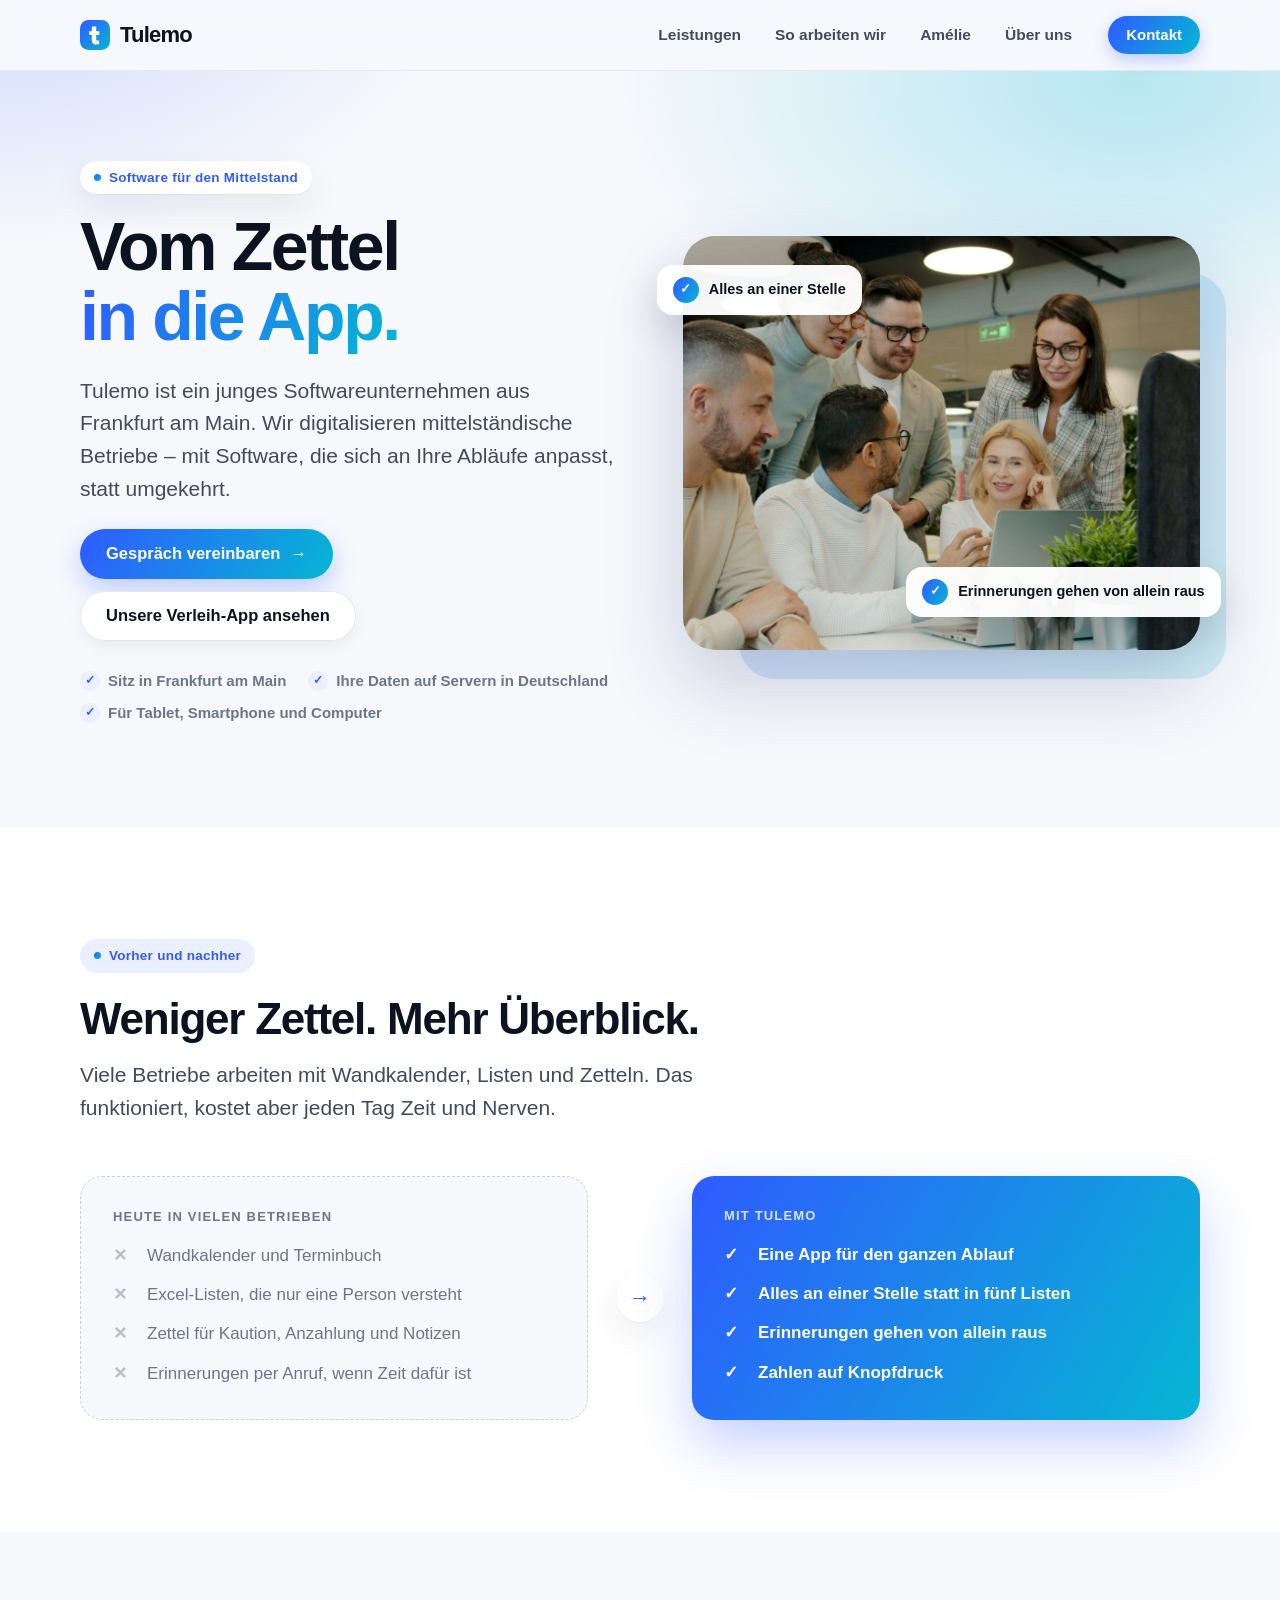
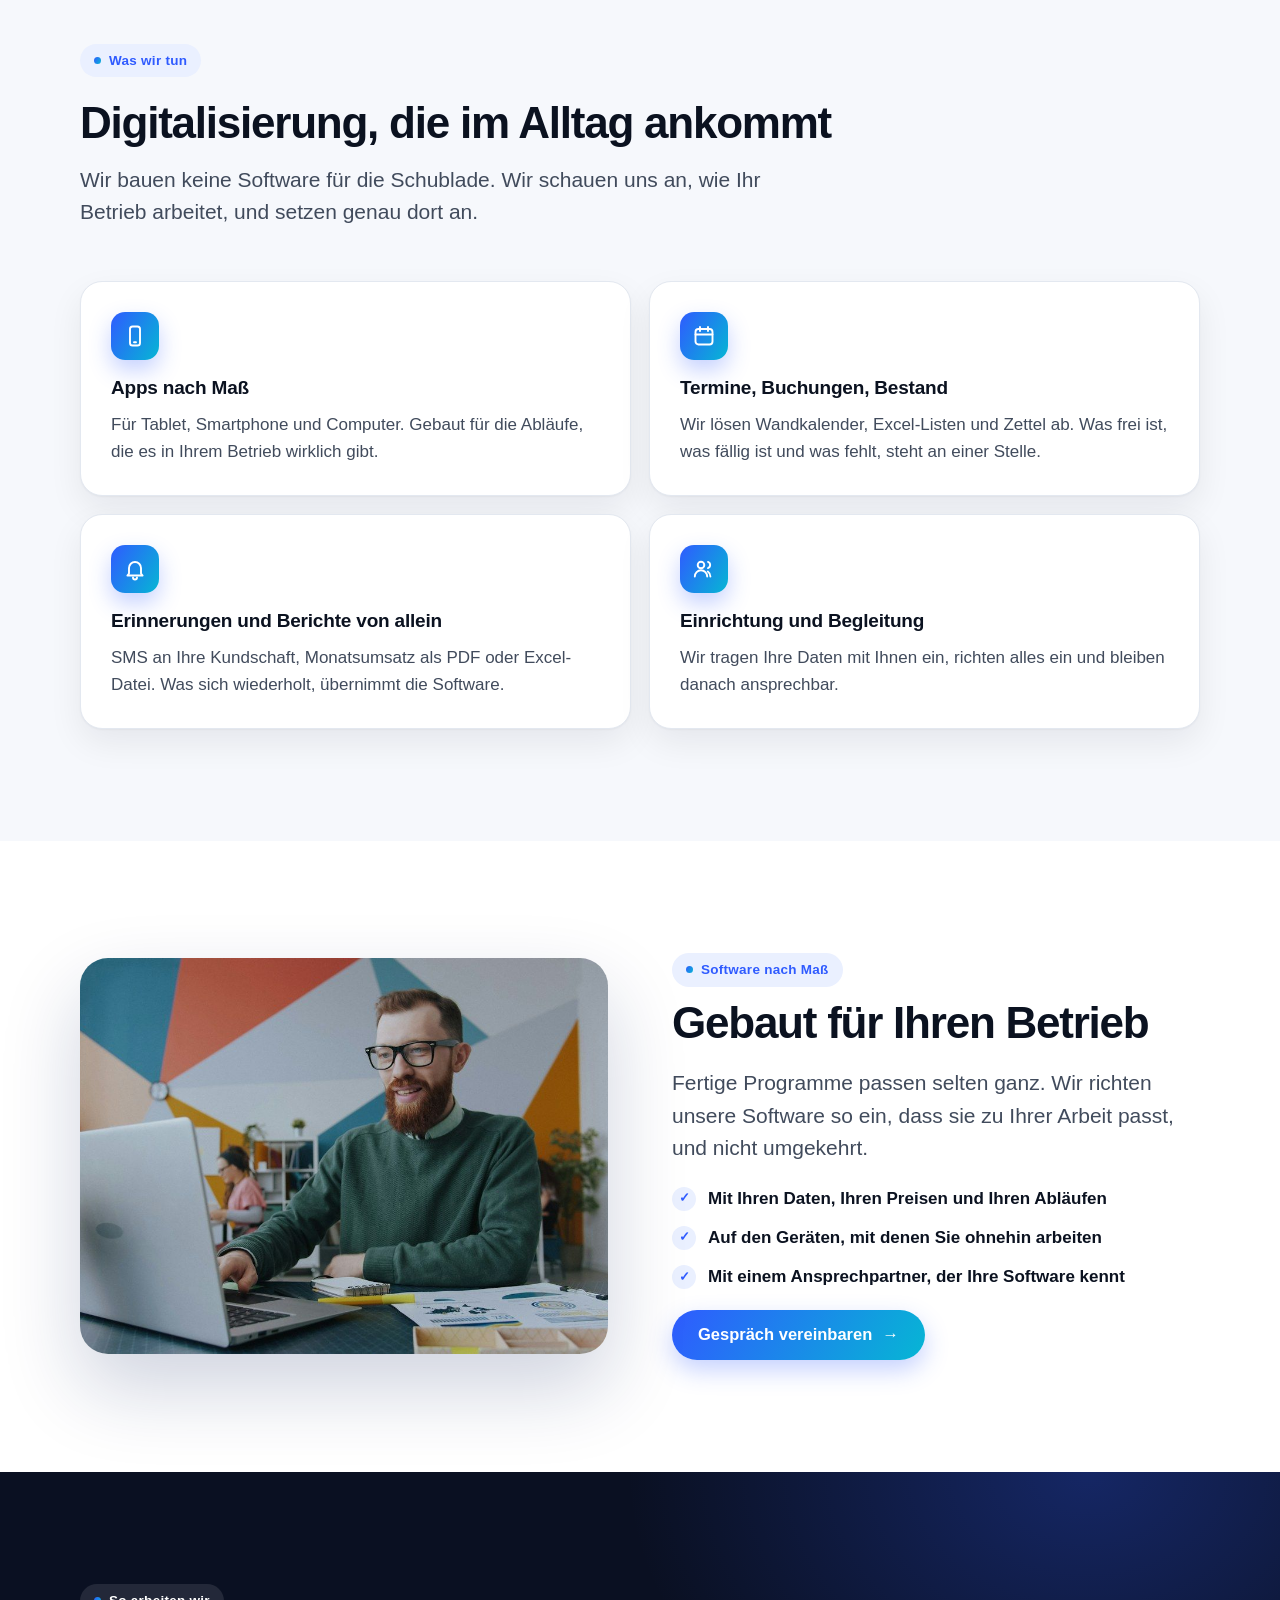
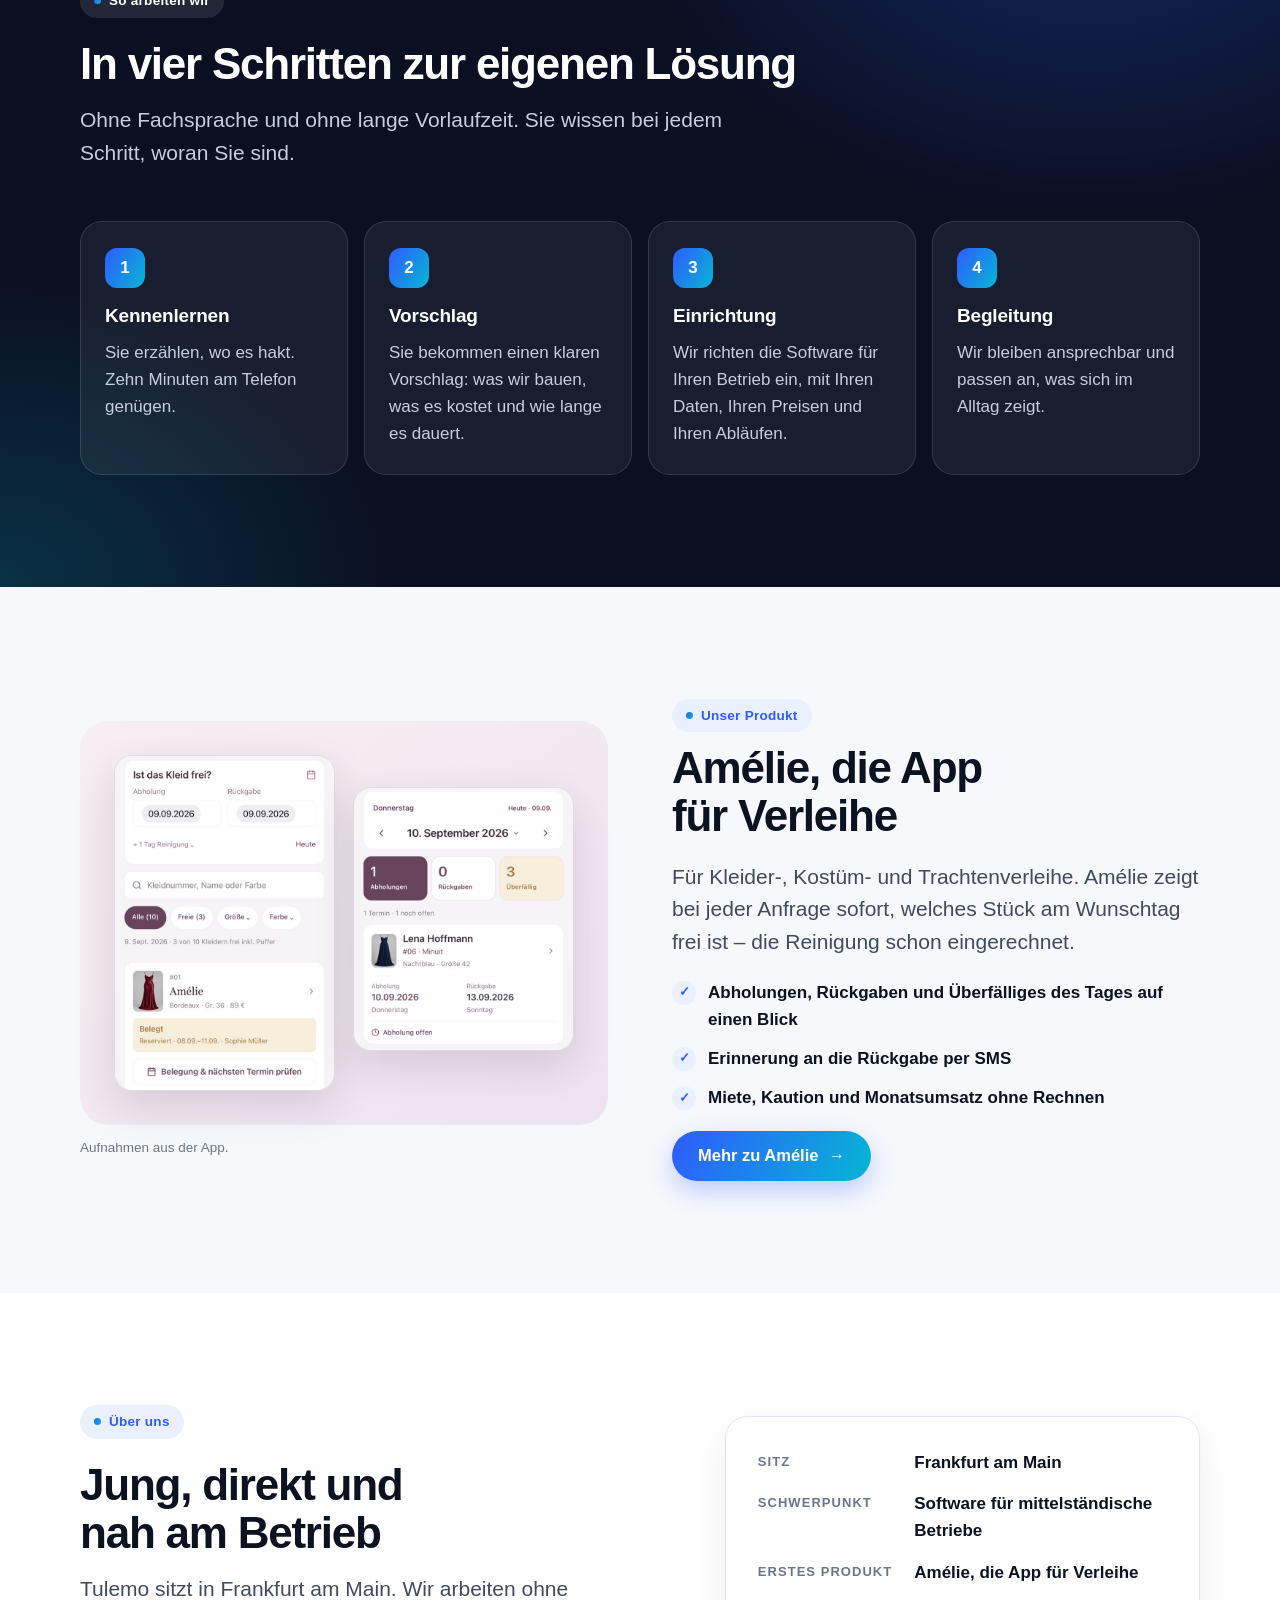
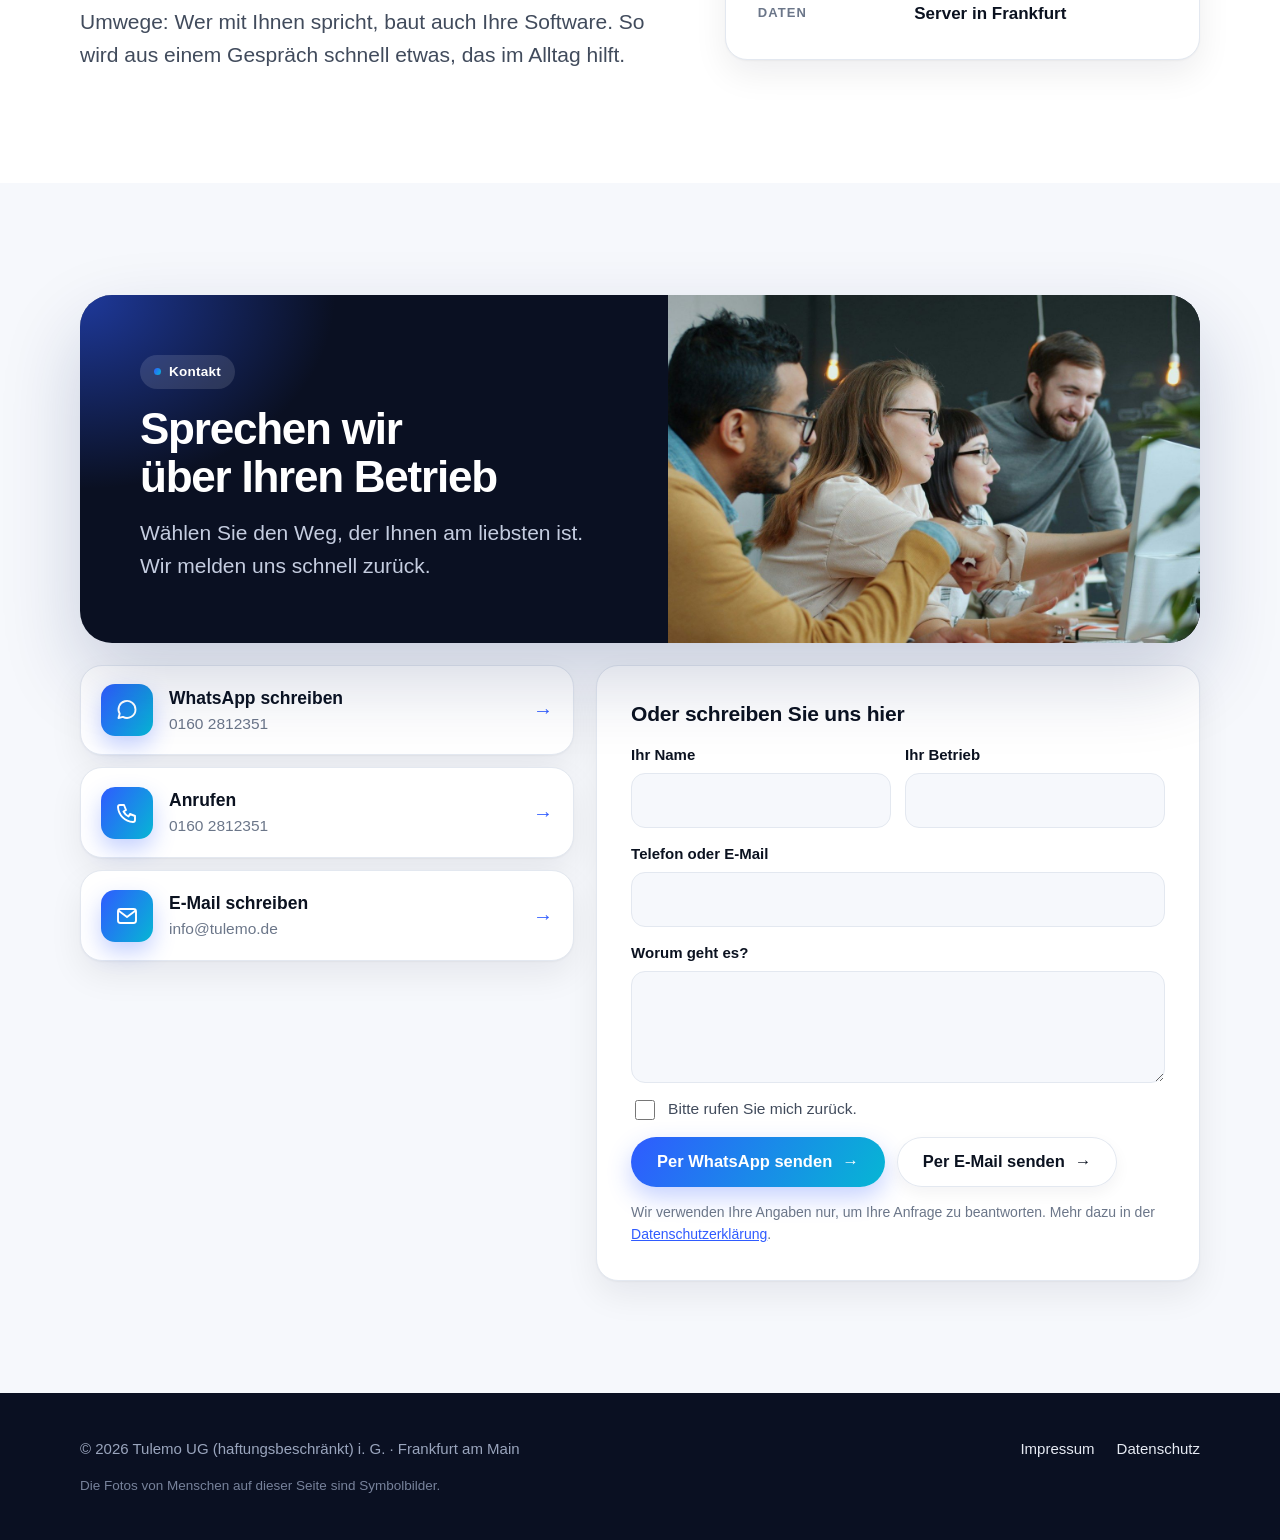
<file: index.html>
<!doctype html>
<html lang="de">
<head>
<meta charset="utf-8">
<meta name="viewport" content="width=device-width, initial-scale=1, viewport-fit=cover">
<title>Tulemo – Software für mittelständische Betriebe</title>
<meta name="description" content="Tulemo ist ein junges Softwareunternehmen aus Frankfurt am Main. Wir digitalisieren mittelständische Betriebe – mit Software, die sich an Ihre Abläufe anpasst.">
<meta property="og:title" content="Tulemo – Software für mittelständische Betriebe">
<meta property="og:description" content="Vom Zettel in die App: Wir digitalisieren mittelständische Betriebe, Schritt für Schritt.">
<meta property="og:type" content="website">
<meta property="og:locale" content="de_DE">
<meta property="og:image" content="https://tulemo.de/assets/foto-team.jpg">
<meta name="theme-color" content="#F6F8FC">
<link rel="icon" href="assets/favicon.svg" type="image/svg+xml">
<link rel="stylesheet" href="assets/styles.css">
</head>
<body>
<a class="sprung" href="#inhalt">Zum Inhalt springen</a>

<header class="kopf">
  <div class="innen">
    <a class="marke" href="index.html" aria-label="Tulemo, zur Startseite">
      <svg viewBox="0 0 32 32" aria-hidden="true"><defs><linearGradient id="tv" x1="0" y1="0" x2="1" y2="1"><stop offset="0" stop-color="#2F5BFF"/><stop offset="1" stop-color="#06B6D4"/></linearGradient></defs><rect width="32" height="32" rx="9" fill="url(#tv)"/><path d="M12.6 6.8v5.1H9.8v4h2.8v5.6c0 3.1 1.9 4.7 4.9 4.7 1 0 2-.2 2.9-.5v-4c-.5.2-1.1.3-1.6.3-1 0-1.5-.5-1.5-1.5v-4.6h3.3v-4h-3.3V6.8z" fill="#fff"/></svg>
      Tulemo
    </a>
    <nav class="menue" aria-label="Hauptmenü">
      <a href="#leistungen">Leistungen</a>
      <a href="#ablauf">So arbeiten wir</a>
      <a href="#amelie">Amélie</a>
      <a href="#ueber">Über uns</a>
    </nav>
    <a class="knopf klein" href="#kontakt">Kontakt</a>
  </div>
</header>

<main id="inhalt">

  <section class="buehne">
    <div class="innen">
      <div class="buehne-text">
        <p class="vorspann">Software für den Mittelstand</p>
        <h1>Vom Zettel <span class="verlauf">in die App.</span></h1>
        <p class="einleitung">Tulemo ist ein junges Softwareunternehmen aus Frankfurt am Main. Wir digitalisieren mittelständische Betriebe – mit Software, die sich an Ihre Abläufe anpasst, statt umgekehrt.</p>
        <div class="knopfreihe">
          <a class="knopf" href="#kontakt">Gespräch vereinbaren <span class="pfeil" aria-hidden="true">→</span></a>
          <a class="knopf zweit" href="amelie/index.html">Unsere Verleih-App ansehen</a>
        </div>
        <ul class="fakten">
          <li>Sitz in Frankfurt am Main</li>
          <li>Ihre Daten auf Servern in Deutschland</li>
          <li>Für Tablet, Smartphone und Computer</li>
        </ul>
      </div>
      <div class="buehne-bild">
        <img class="foto" src="assets/foto-team.jpg" width="1500" height="844" alt="Ein Team sitzt gut gelaunt gemeinsam an einem Laptop">
        <div class="schild oben"><span class="haken" aria-hidden="true">✓</span> Alles an einer Stelle</div>
        <div class="schild unten"><span class="haken" aria-hidden="true">✓</span> Erinnerungen gehen von allein raus</div>
      </div>
    </div>
  </section>

  <section class="abschnitt hell" id="wandel">
    <div class="innen">
      <div class="kopfzeile-abschnitt">
        <p class="vorspann">Vorher und nachher</p>
        <h2>Weniger Zettel. Mehr Überblick.</h2>
        <p class="einleitung">Viele Betriebe arbeiten mit Wandkalender, Listen und Zetteln. Das funktioniert, kostet aber jeden Tag Zeit und Nerven.</p>
      </div>
      <div class="wandel">
        <div class="wandel-karte vorher">
          <h3>Heute in vielen Betrieben</h3>
          <ul>
            <li>Wandkalender und Terminbuch</li>
            <li>Excel-Listen, die nur eine Person versteht</li>
            <li>Zettel für Kaution, Anzahlung und Notizen</li>
            <li>Erinnerungen per Anruf, wenn Zeit dafür ist</li>
          </ul>
        </div>
        <div class="wandel-pfeil" aria-hidden="true">→</div>
        <div class="wandel-karte nachher">
          <h3>Mit Tulemo</h3>
          <ul>
            <li>Eine App für den ganzen Ablauf</li>
            <li>Alles an einer Stelle statt in fünf Listen</li>
            <li>Erinnerungen gehen von allein raus</li>
            <li>Zahlen auf Knopfdruck</li>
          </ul>
        </div>
      </div>
    </div>
  </section>

  <section class="abschnitt" id="leistungen">
    <div class="innen">
      <div class="kopfzeile-abschnitt">
        <p class="vorspann">Was wir tun</p>
        <h2>Digitalisierung, die im Alltag ankommt</h2>
        <p class="einleitung">Wir bauen keine Software für die Schublade. Wir schauen uns an, wie Ihr Betrieb arbeitet, und setzen genau dort an.</p>
      </div>
      <div class="karten">
        <div class="karte">
          <span class="zeichen"><svg viewBox="0 0 24 24" fill="none" stroke="currentColor" stroke-width="1.9" stroke-linecap="round" stroke-linejoin="round" aria-hidden="true"><rect x="7" y="2.5" width="10" height="19" rx="2.6"/><path d="M11 18.2h2"/></svg></span>
          <h3>Apps nach Maß</h3>
          <p>Für Tablet, Smartphone und Computer. Gebaut für die Abläufe, die es in Ihrem Betrieb wirklich gibt.</p>
        </div>
        <div class="karte">
          <span class="zeichen"><svg viewBox="0 0 24 24" fill="none" stroke="currentColor" stroke-width="1.9" stroke-linecap="round" stroke-linejoin="round" aria-hidden="true"><rect x="3.5" y="5" width="17" height="15.5" rx="3"/><path d="M8 3v4M16 3v4M3.5 10.5h17"/></svg></span>
          <h3>Termine, Buchungen, Bestand</h3>
          <p>Wir lösen Wandkalender, Excel-Listen und Zettel ab. Was frei ist, was fällig ist und was fehlt, steht an einer Stelle.</p>
        </div>
        <div class="karte">
          <span class="zeichen"><svg viewBox="0 0 24 24" fill="none" stroke="currentColor" stroke-width="1.9" stroke-linecap="round" stroke-linejoin="round" aria-hidden="true"><path d="M6 16.5V11a6 6 0 1 1 12 0v5.5l1.6 2H4.4z"/><path d="M10 20.5a2 2 0 0 0 4 0"/></svg></span>
          <h3>Erinnerungen und Berichte von allein</h3>
          <p>SMS an Ihre Kundschaft, Monatsumsatz als PDF oder Excel-Datei. Was sich wiederholt, übernimmt die Software.</p>
        </div>
        <div class="karte">
          <span class="zeichen"><svg viewBox="0 0 24 24" fill="none" stroke="currentColor" stroke-width="1.9" stroke-linecap="round" stroke-linejoin="round" aria-hidden="true"><circle cx="9" cy="8" r="3.3"/><path d="M2.8 19.5a6.2 6.2 0 0 1 12.4 0"/><path d="M16 4.9a3.3 3.3 0 0 1 0 6.2M18.4 19.5a6.2 6.2 0 0 0-2.6-5"/></svg></span>
          <h3>Einrichtung und Begleitung</h3>
          <p>Wir tragen Ihre Daten mit Ihnen ein, richten alles ein und bleiben danach ansprechbar.</p>
        </div>
      </div>
    </div>
  </section>

  <section class="abschnitt hell">
    <div class="innen geteilt">
      <div class="bild">
        <img src="assets/foto-entwicklung.jpg" width="1200" height="675" alt="Ein Mann arbeitet lächelnd an einem Laptop" loading="lazy">
      </div>
      <div class="inhalt">
        <p class="vorspann">Software nach Maß</p>
        <h2>Gebaut für Ihren Betrieb</h2>
        <p class="einleitung">Fertige Programme passen selten ganz. Wir richten unsere Software so ein, dass sie zu Ihrer Arbeit passt, und nicht umgekehrt.</p>
        <ul class="punkte">
          <li>Mit Ihren Daten, Ihren Preisen und Ihren Abläufen</li>
          <li>Auf den Geräten, mit denen Sie ohnehin arbeiten</li>
          <li>Mit einem Ansprechpartner, der Ihre Software kennt</li>
        </ul>
        <a class="knopf" href="#kontakt">Gespräch vereinbaren <span class="pfeil" aria-hidden="true">→</span></a>
      </div>
    </div>
  </section>

  <section class="abschnitt dunkel" id="ablauf">
    <div class="innen">
      <div class="kopfzeile-abschnitt">
        <p class="vorspann">So arbeiten wir</p>
        <h2>In vier Schritten zur eigenen Lösung</h2>
        <p class="einleitung">Ohne Fachsprache und ohne lange Vorlaufzeit. Sie wissen bei jedem Schritt, woran Sie sind.</p>
      </div>
      <ol class="schritte">
        <li>
          <h3>Kennenlernen</h3>
          <p>Sie erzählen, wo es hakt. Zehn Minuten am Telefon genügen.</p>
        </li>
        <li>
          <h3>Vorschlag</h3>
          <p>Sie bekommen einen klaren Vorschlag: was wir bauen, was es kostet und wie lange es dauert.</p>
        </li>
        <li>
          <h3>Einrichtung</h3>
          <p>Wir richten die Software für Ihren Betrieb ein, mit Ihren Daten, Ihren Preisen und Ihren Abläufen.</p>
        </li>
        <li>
          <h3>Begleitung</h3>
          <p>Wir bleiben ansprechbar und passen an, was sich im Alltag zeigt.</p>
        </li>
      </ol>
    </div>
  </section>

  <section class="abschnitt" id="amelie">
    <div class="innen geteilt">
      <div>
        <div class="geraete">
          <img src="assets/amelie-verfuegbarkeit.jpg" width="600" height="916" alt="Amélie: Ansicht „Ist das Kleid frei?“ mit Abholung, Rückgabe und Reinigungstag" loading="lazy">
          <img src="assets/amelie-termine.jpg" width="600" height="717" alt="Amélie: Ansicht „Termine“ mit Abholungen, Rückgaben und Überfälligem" loading="lazy">
        </div>
        <p class="bildnote">Aufnahmen aus der App.</p>
      </div>
      <div class="inhalt">
        <p class="vorspann">Unser Produkt</p>
        <h2>Amélie, die App für Verleihe</h2>
        <p class="einleitung">Für Kleider-, Kostüm- und Trachtenverleihe. Amélie zeigt bei jeder Anfrage sofort, welches Stück am Wunschtag frei ist – die Reinigung schon eingerechnet.</p>
        <ul class="punkte">
          <li>Abholungen, Rückgaben und Überfälliges des Tages auf einen Blick</li>
          <li>Erinnerung an die Rückgabe per SMS</li>
          <li>Miete, Kaution und Monatsumsatz ohne Rechnen</li>
        </ul>
        <a class="knopf" href="amelie/index.html">Mehr zu Amélie <span class="pfeil" aria-hidden="true">→</span></a>
      </div>
    </div>
  </section>

  <section class="abschnitt hell" id="ueber">
    <div class="innen ueber">
      <div class="kopfzeile-abschnitt" style="margin-bottom:0">
        <p class="vorspann">Über uns</p>
        <h2>Jung, direkt und nah am Betrieb</h2>
        <p class="einleitung">Tulemo sitzt in Frankfurt am Main. Wir arbeiten ohne Umwege: Wer mit Ihnen spricht, baut auch Ihre Software. So wird aus einem Gespräch schnell etwas, das im Alltag hilft.</p>
      </div>
      <dl class="daten">
        <dt>Sitz</dt><dd>Frankfurt am Main</dd>
        <dt>Schwerpunkt</dt><dd>Software für mittelständische Betriebe</dd>
        <dt>Erstes Produkt</dt><dd>Amélie, die App für Verleihe</dd>
        <dt>Daten</dt><dd>Server in Frankfurt</dd>
      </dl>
    </div>
  </section>

  <section class="abschnitt" id="kontakt">
    <div class="innen">
      <div class="kontakt-kopf">
        <div class="worte">
          <p class="vorspann">Kontakt</p>
          <h2>Sprechen wir über Ihren Betrieb</h2>
          <p class="einleitung">Wählen Sie den Weg, der Ihnen am liebsten ist. Wir melden uns schnell zurück.</p>
        </div>
        <img src="assets/foto-bildschirm.jpg" width="1500" height="844" alt="Mehrere Menschen schauen gemeinsam auf einen Bildschirm und lachen" loading="lazy">
      </div>
      <div class="kontakt">
        <ul class="wege">
          <li><a class="weg" href="https://wa.me/491602812351?text=Hallo%20Tulemo%2C%20ich%20m%C3%B6chte%20%C3%BCber%20eine%20L%C3%B6sung%20f%C3%BCr%20meinen%20Betrieb%20sprechen." rel="noopener">
            <span class="zeichen"><svg viewBox="0 0 24 24" fill="none" stroke="currentColor" stroke-width="1.9" stroke-linecap="round" stroke-linejoin="round" aria-hidden="true"><path d="M20.5 11.5a8.5 8.5 0 0 1-12.6 7.4L3.5 20l1.2-4.2A8.5 8.5 0 1 1 20.5 11.5z"/></svg></span>
            <span><strong>WhatsApp schreiben</strong><span class="unter">0160 2812351</span></span><span class="geh" aria-hidden="true">→</span></a></li>
          <li><a class="weg" href="tel:+491602812351">
            <span class="zeichen"><svg viewBox="0 0 24 24" fill="none" stroke="currentColor" stroke-width="1.9" stroke-linecap="round" stroke-linejoin="round" aria-hidden="true"><path d="M5 4h4l2 5-2.5 1.5a11 11 0 0 0 5 5L15 13l5 2v4a2 2 0 0 1-2 2A16 16 0 0 1 3 6a2 2 0 0 1 2-2z"/></svg></span>
            <span><strong>Anrufen</strong><span class="unter">0160 2812351</span></span><span class="geh" aria-hidden="true">→</span></a></li>
          <li><a class="weg" href="mailto:info@tulemo.de">
            <span class="zeichen"><svg viewBox="0 0 24 24" fill="none" stroke="currentColor" stroke-width="1.9" stroke-linecap="round" stroke-linejoin="round" aria-hidden="true"><rect x="3" y="5" width="18" height="14" rx="2.5"/><path d="m4 7 8 6 8-6"/></svg></span>
            <span><strong>E-Mail schreiben</strong><span class="unter">info@tulemo.de</span></span><span class="geh" aria-hidden="true">→</span></a></li>
        </ul>

        <form class="formular" id="anfrage" data-endpoint="" data-betreff="Anfrage über tulemo.de" novalidate>
          <h3>Oder schreiben Sie uns hier</h3>
          <div class="zweispaltig">
            <div class="feld"><label for="f-name">Ihr Name</label><input id="f-name" name="name" type="text" autocomplete="name" required></div>
            <div class="feld"><label for="f-betrieb">Ihr Betrieb</label><input id="f-betrieb" name="betrieb" type="text" autocomplete="organization"></div>
          </div>
          <div class="feld"><label for="f-kontakt">Telefon oder E-Mail</label><input id="f-kontakt" name="kontakt" type="text" inputmode="email" autocomplete="email" required></div>
          <div class="feld"><label for="f-nachricht">Worum geht es?</label><textarea id="f-nachricht" name="nachricht"></textarea></div>
          <label class="haken-zeile"><input type="checkbox" name="rueckruf" value="ja"> <span>Bitte rufen Sie mich zurück.</span></label>
          <div class="falle" aria-hidden="true"><label for="f-web">Bitte leer lassen</label><input id="f-web" name="website" type="text" tabindex="-1" autocomplete="off"></div>
          <div class="knopfreihe">
            <button class="knopf" type="button" data-weg="whatsapp">Per WhatsApp senden <span class="pfeil" aria-hidden="true">→</span></button>
            <button class="knopf zweit" type="submit">Anfrage senden <span class="pfeil" aria-hidden="true">→</span></button>
          </div>
          <div class="meldung" role="status" hidden></div>
          <p class="klein-text">Wir verwenden Ihre Angaben nur, um Ihre Anfrage zu beantworten. Mehr dazu in der <a href="datenschutz.html">Datenschutzerklärung</a>.</p>
        </form>
      </div>
    </div>
  </section>

</main>

<footer class="fuss">
  <div class="innen">
    <span>© 2026 Tulemo UG (haftungsbeschränkt) i. G. · Frankfurt am Main</span>
    <nav aria-label="Rechtliches"><a href="impressum.html">Impressum</a><a href="datenschutz.html">Datenschutz</a></nav>
    <span class="fein">Die Fotos von Menschen auf dieser Seite sind Symbolbilder.</span>
  </div>
</footer>

<script src="assets/kontakt.js" defer></script>
</body>
</html>
</file>
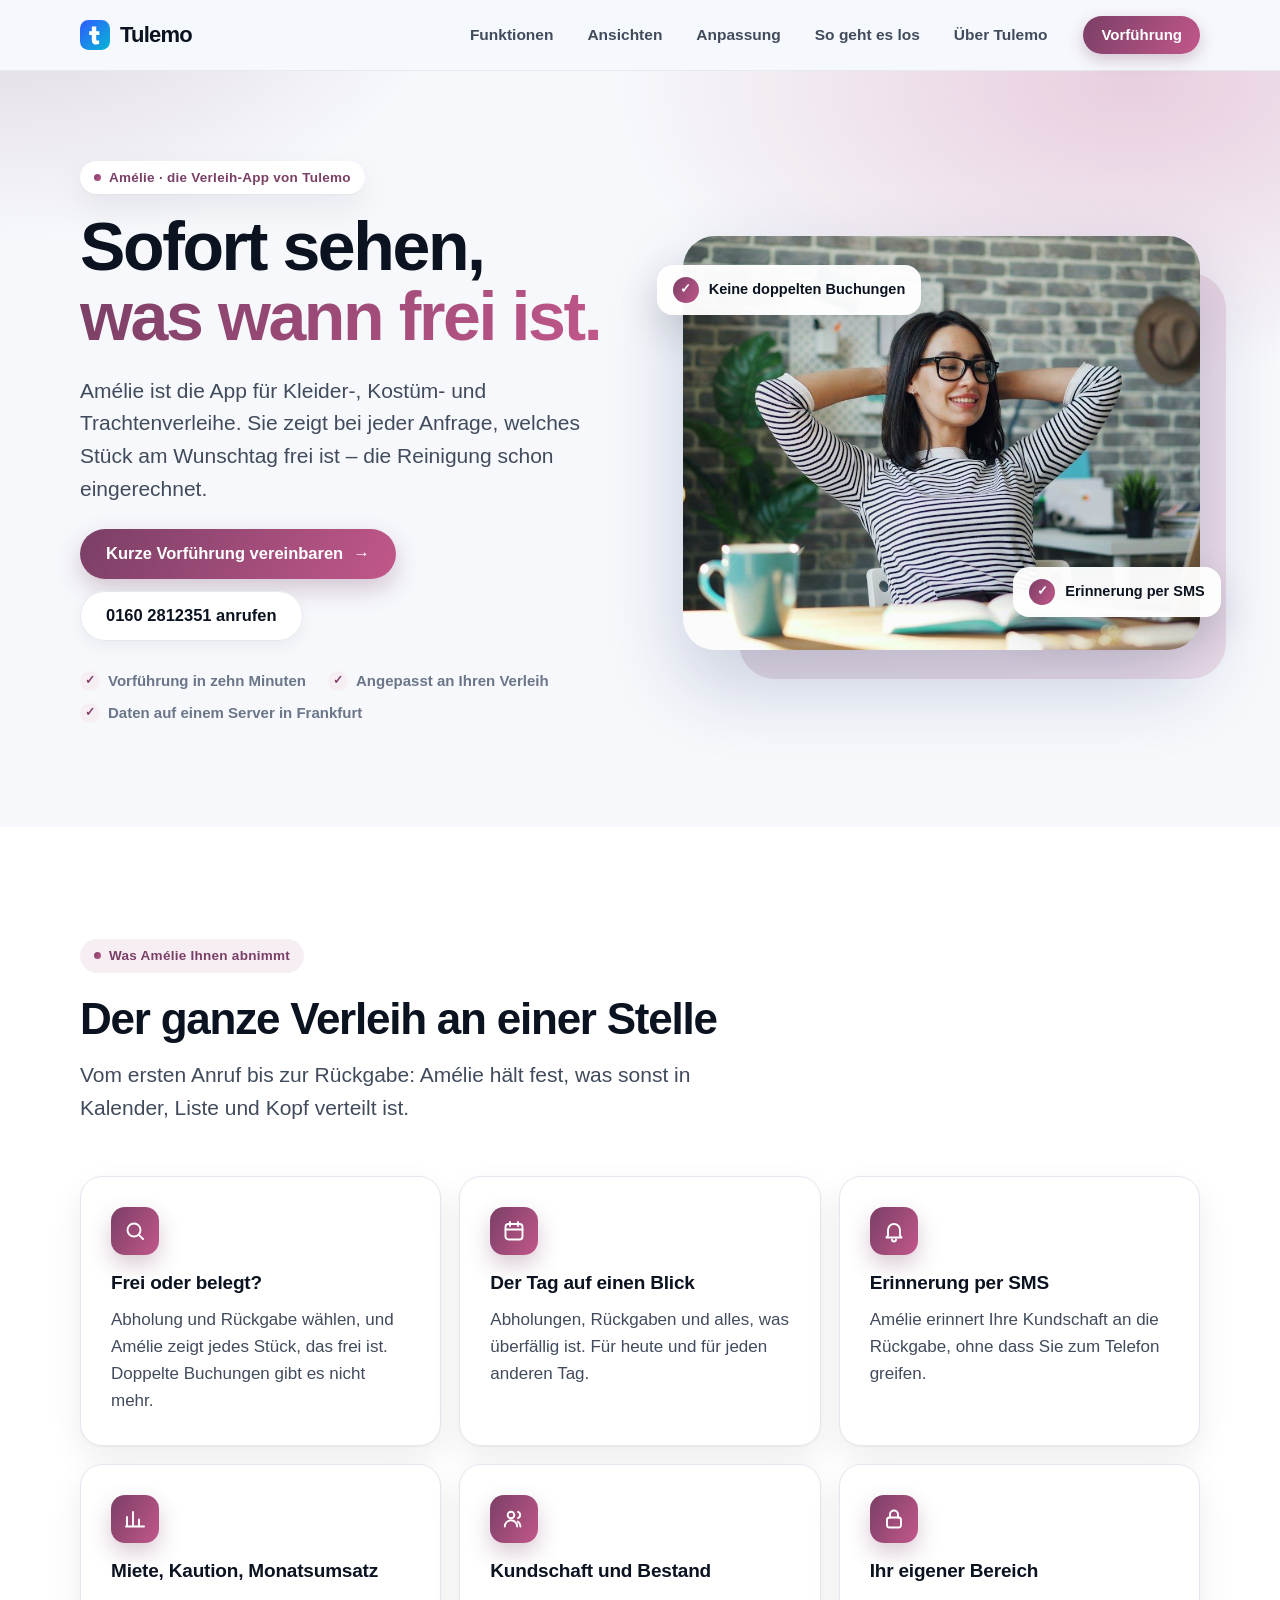
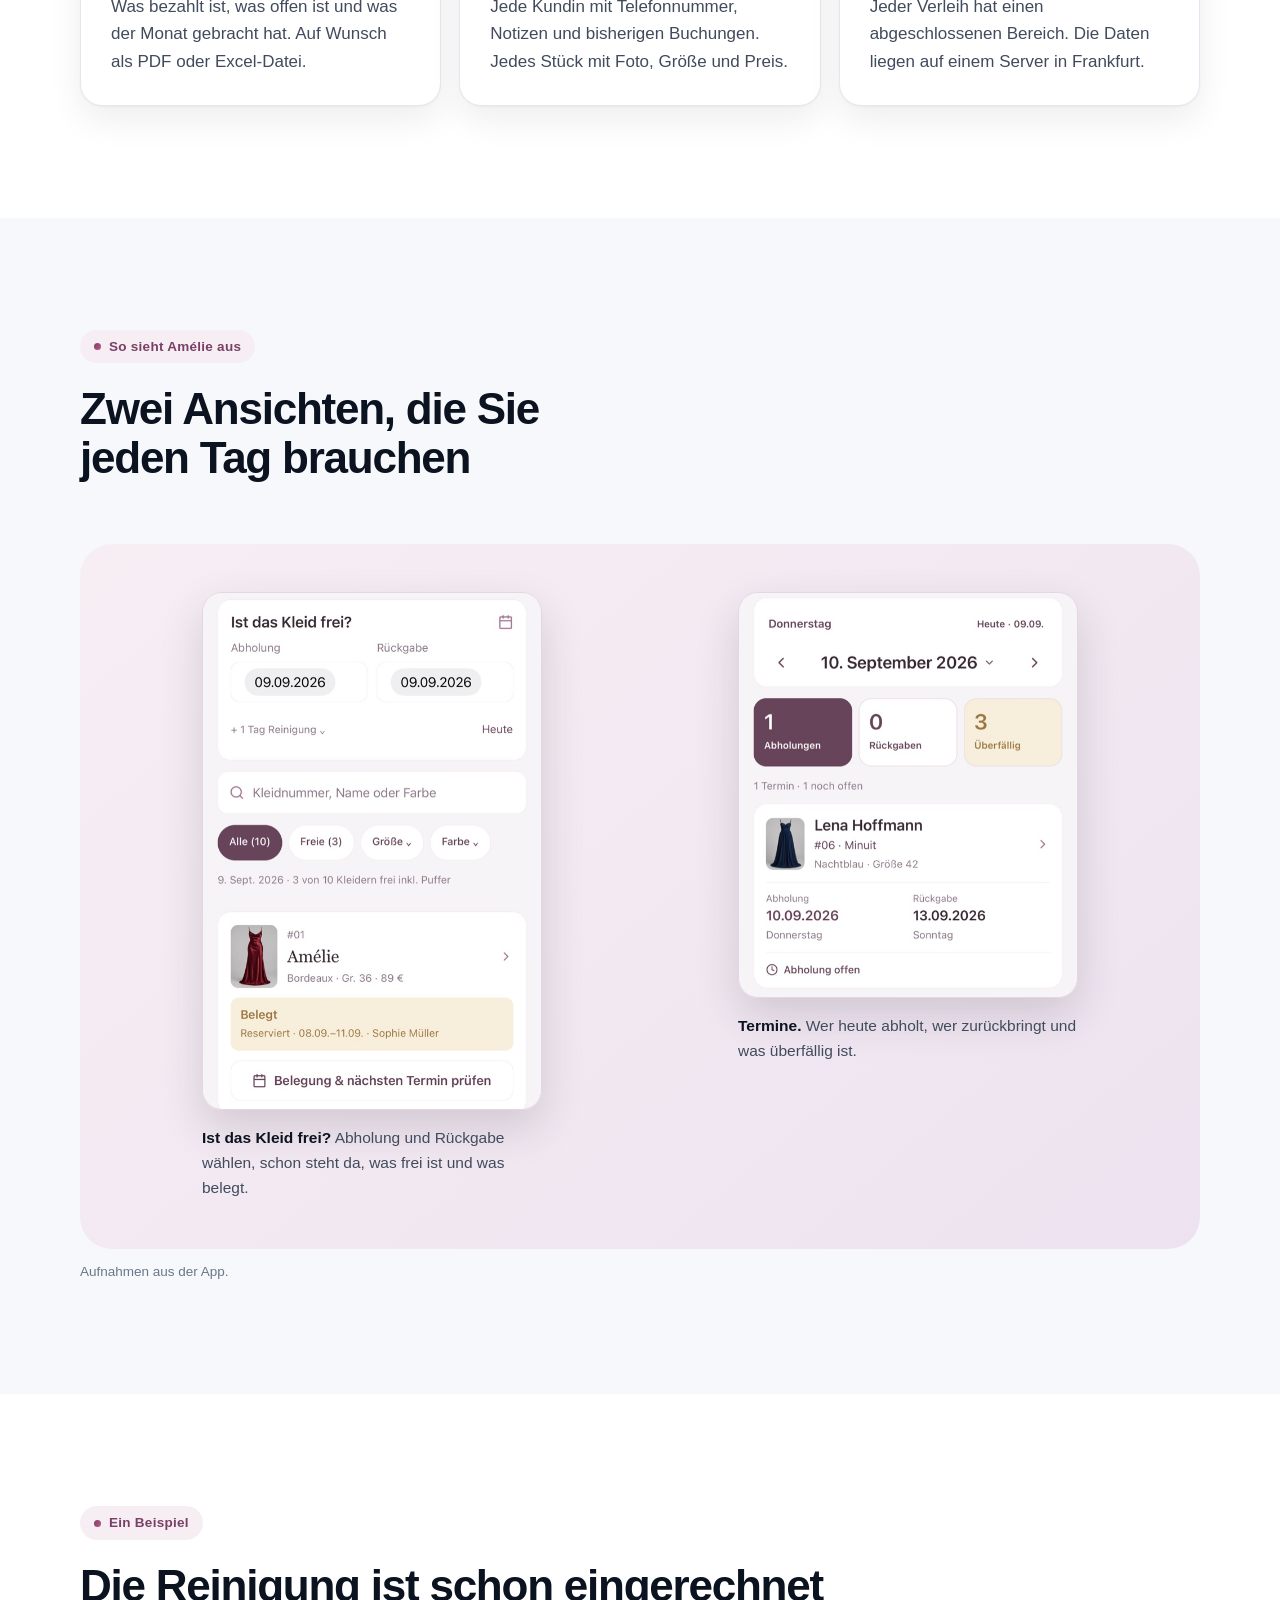
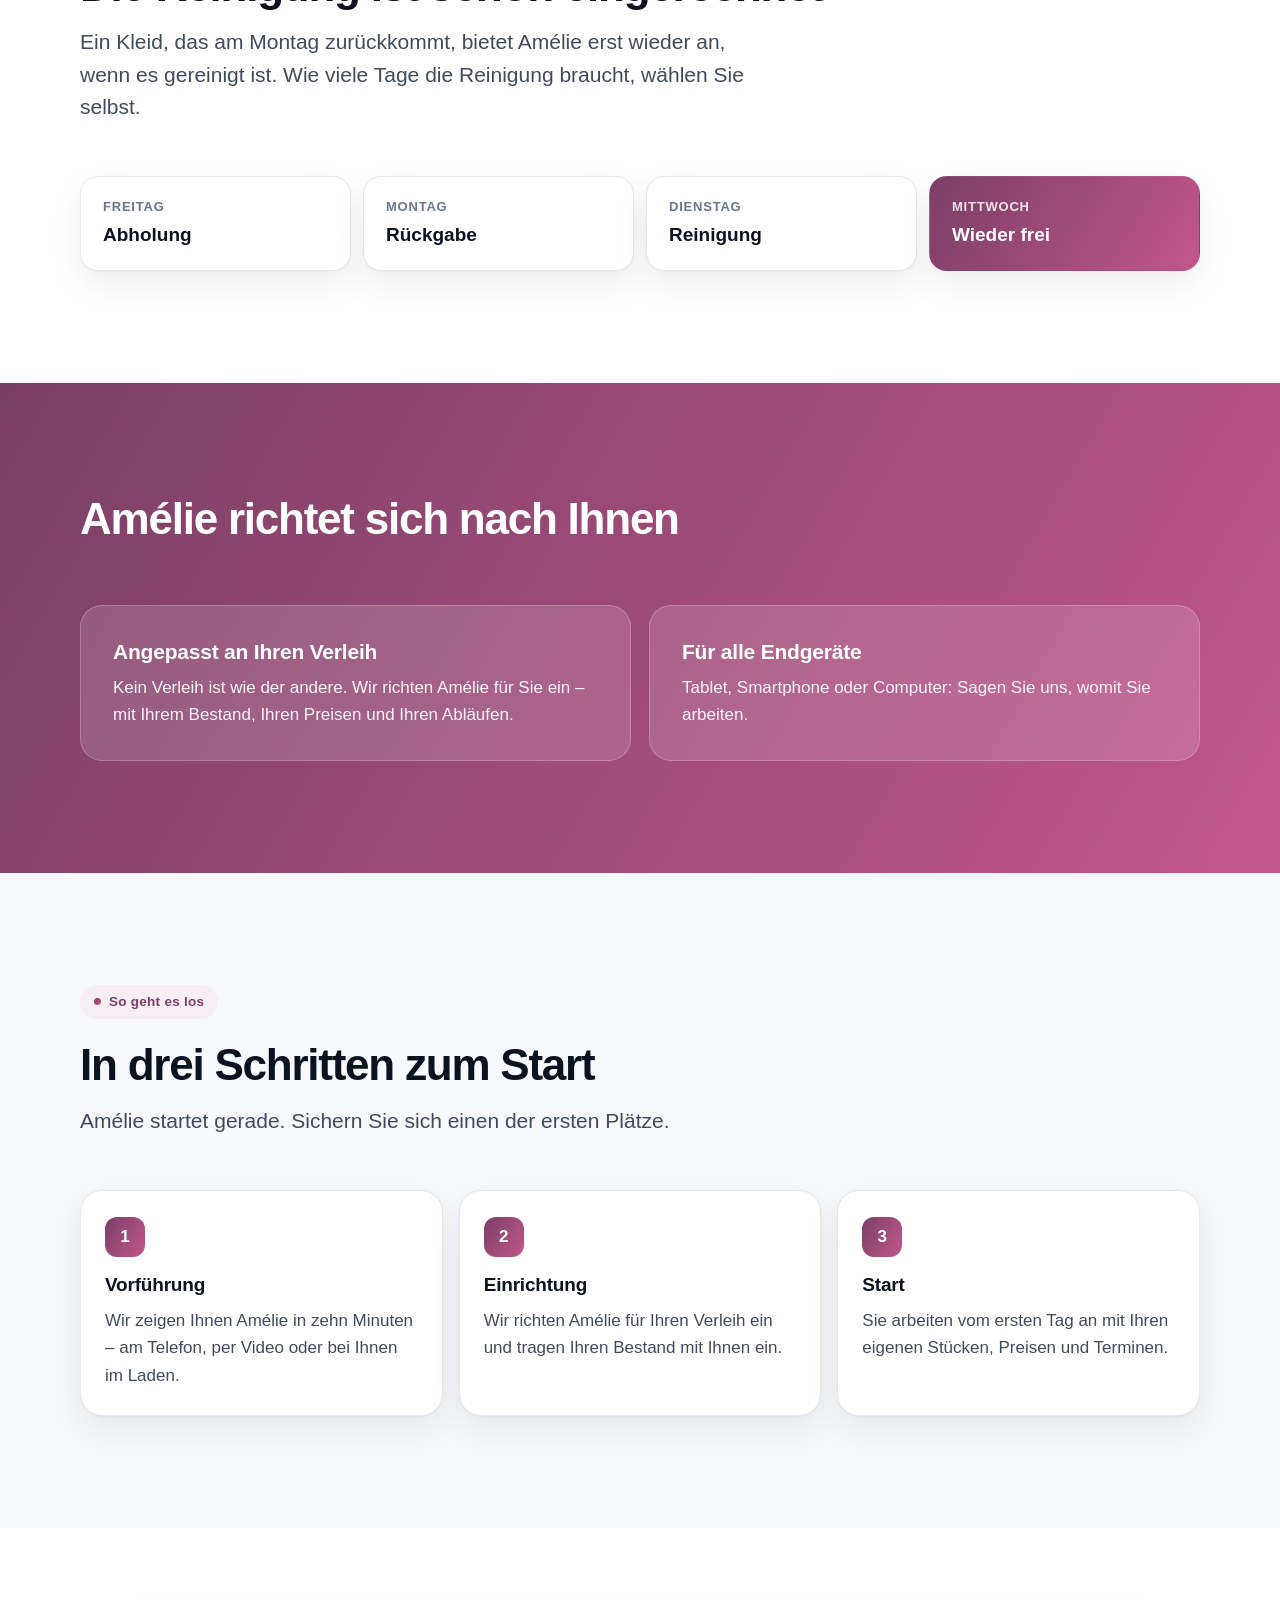
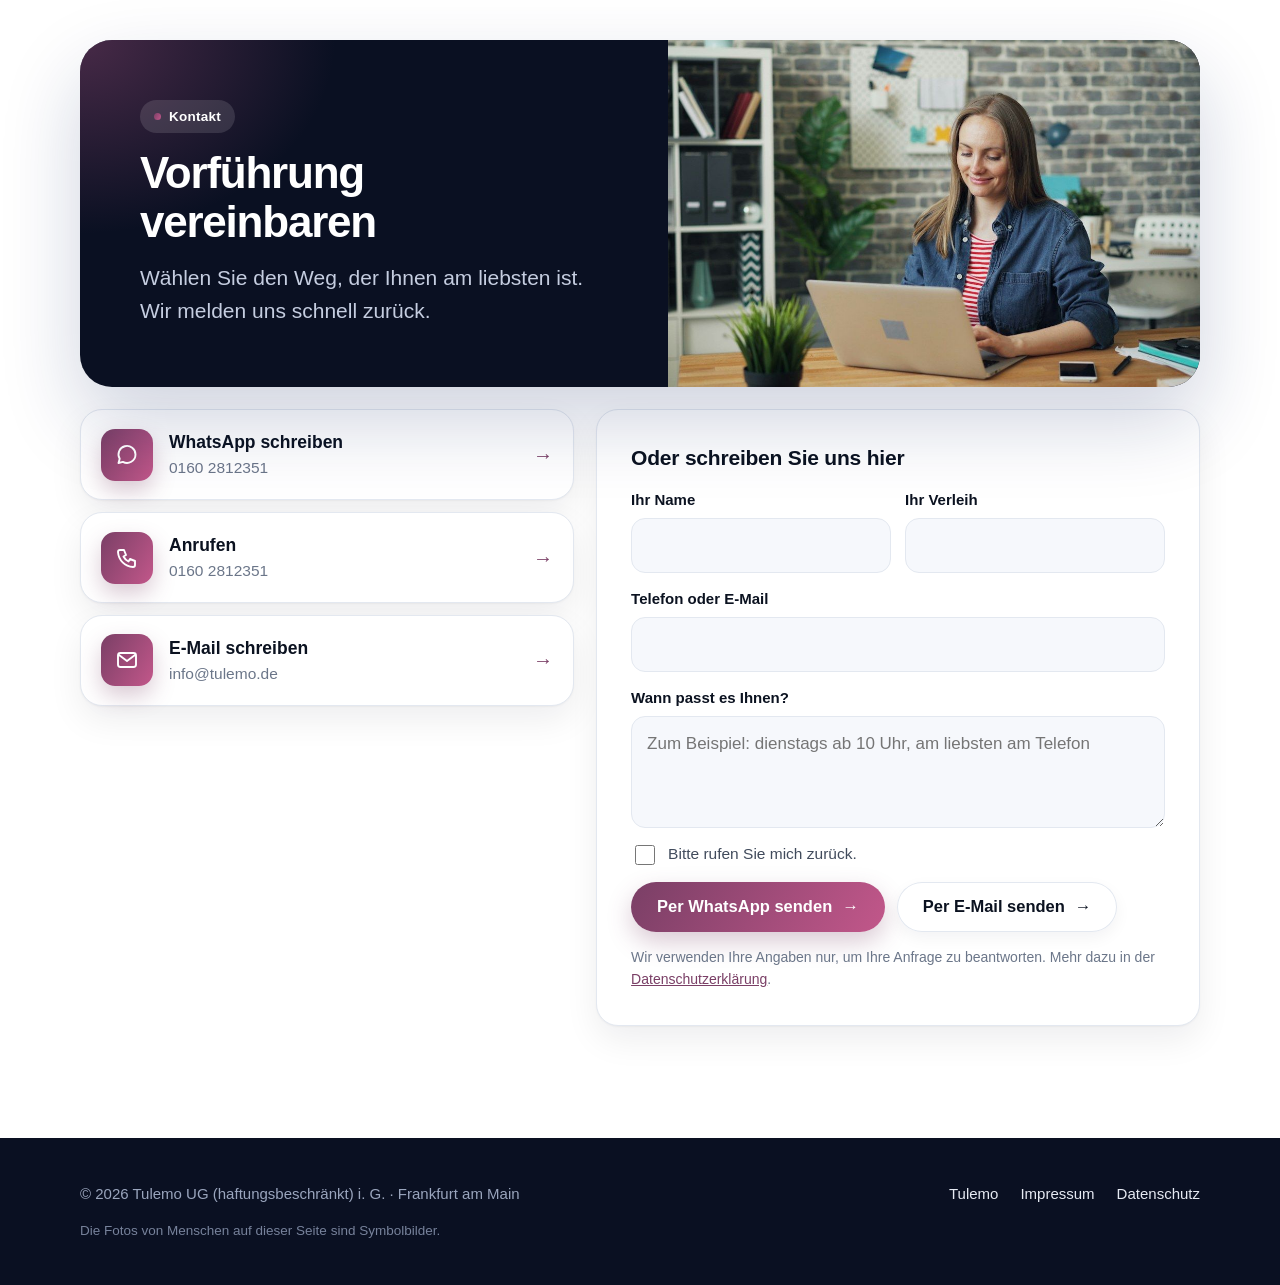
<file: amelie/index.html>
<!doctype html>
<html lang="de">
<head>
<meta charset="utf-8">
<meta name="viewport" content="width=device-width, initial-scale=1, viewport-fit=cover">
<title>Amélie – die App für Ihren Verleih | Tulemo</title>
<meta name="description" content="Amélie zeigt sofort, welches Kleid, Kostüm oder welche Tracht wann frei ist – mit Reinigung, Kaution und Monatsumsatz. Von Tulemo, angepasst an Ihren Verleih.">
<meta property="og:title" content="Amélie – die App für Ihren Verleih">
<meta property="og:description" content="Sofort sehen, was wann frei ist. Für Kleider-, Kostüm- und Trachtenverleihe.">
<meta property="og:type" content="website">
<meta property="og:locale" content="de_DE">
<meta property="og:image" content="https://tulemo.de/assets/foto-entspannt.jpg">
<meta name="theme-color" content="#F6F8FC">
<link rel="icon" href="../assets/favicon.svg" type="image/svg+xml">
<link rel="stylesheet" href="../assets/styles.css">
</head>
<body class="amelie">
<a class="sprung" href="#inhalt">Zum Inhalt springen</a>

<header class="kopf">
  <div class="innen">
    <a class="marke" href="../index.html" aria-label="Tulemo, zur Startseite">
      <svg viewBox="0 0 32 32" aria-hidden="true"><defs><linearGradient id="tv" x1="0" y1="0" x2="1" y2="1"><stop offset="0" stop-color="#2F5BFF"/><stop offset="1" stop-color="#06B6D4"/></linearGradient></defs><rect width="32" height="32" rx="9" fill="url(#tv)"/><path d="M12.6 6.8v5.1H9.8v4h2.8v5.6c0 3.1 1.9 4.7 4.9 4.7 1 0 2-.2 2.9-.5v-4c-.5.2-1.1.3-1.6.3-1 0-1.5-.5-1.5-1.5v-4.6h3.3v-4h-3.3V6.8z" fill="#fff"/></svg>
      Tulemo
    </a>
    <nav class="menue" aria-label="Hauptmenü">
      <a href="#app">Funktionen</a>
      <a href="#ansicht">Ansichten</a>
      <a href="#anpassung">Anpassung</a>
      <a href="#start">So geht es los</a>
      <a href="../index.html">Über Tulemo</a>
    </nav>
    <a class="knopf klein" href="#vorfuehrung">Vorführung</a>
  </div>
</header>

<main id="inhalt">

  <section class="buehne">
    <div class="innen">
      <div class="buehne-text">
        <p class="vorspann">Amélie · die Verleih-App von Tulemo</p>
        <h1>Sofort sehen, <span class="verlauf">was wann frei ist.</span></h1>
        <p class="einleitung">Amélie ist die App für Kleider-, Kostüm- und Trachtenverleihe. Sie zeigt bei jeder Anfrage, welches Stück am Wunschtag frei ist – die Reinigung schon eingerechnet.</p>
        <div class="knopfreihe">
          <a class="knopf" href="#vorfuehrung">Kurze Vorführung vereinbaren <span class="pfeil" aria-hidden="true">→</span></a>
          <a class="knopf zweit" href="tel:+491602812351">0160 2812351 anrufen</a>
        </div>
        <ul class="fakten">
          <li>Vorführung in zehn Minuten</li>
          <li>Angepasst an Ihren Verleih</li>
          <li>Daten auf einem Server in Frankfurt</li>
        </ul>
      </div>
      <div class="buehne-bild">
        <img class="foto" src="../assets/foto-entspannt.jpg" width="1300" height="731" alt="Eine Frau lehnt sich entspannt lächelnd an ihrem Schreibtisch zurück">
        <div class="schild oben"><span class="haken" aria-hidden="true">✓</span> Keine doppelten Buchungen</div>
        <div class="schild unten"><span class="haken" aria-hidden="true">✓</span> Erinnerung per SMS</div>
      </div>
    </div>
  </section>

  <section class="abschnitt hell" id="app">
    <div class="innen">
      <div class="kopfzeile-abschnitt">
        <p class="vorspann">Was Amélie Ihnen abnimmt</p>
        <h2>Der ganze Verleih an einer Stelle</h2>
        <p class="einleitung">Vom ersten Anruf bis zur Rückgabe: Amélie hält fest, was sonst in Kalender, Liste und Kopf verteilt ist.</p>
      </div>
      <div class="karten drei">
        <div class="karte">
          <span class="zeichen"><svg viewBox="0 0 24 24" fill="none" stroke="currentColor" stroke-width="1.9" stroke-linecap="round" stroke-linejoin="round" aria-hidden="true"><circle cx="11" cy="11" r="6.5"/><path d="m20 20-4.2-4.2"/></svg></span>
          <h3>Frei oder belegt?</h3>
          <p>Abholung und Rückgabe wählen, und Amélie zeigt jedes Stück, das frei ist. Doppelte Buchungen gibt es nicht mehr.</p>
        </div>
        <div class="karte">
          <span class="zeichen"><svg viewBox="0 0 24 24" fill="none" stroke="currentColor" stroke-width="1.9" stroke-linecap="round" stroke-linejoin="round" aria-hidden="true"><rect x="3.5" y="5" width="17" height="15.5" rx="3"/><path d="M8 3v4M16 3v4M3.5 10.5h17"/></svg></span>
          <h3>Der Tag auf einen Blick</h3>
          <p>Abholungen, Rückgaben und alles, was überfällig ist. Für heute und für jeden anderen Tag.</p>
        </div>
        <div class="karte">
          <span class="zeichen"><svg viewBox="0 0 24 24" fill="none" stroke="currentColor" stroke-width="1.9" stroke-linecap="round" stroke-linejoin="round" aria-hidden="true"><path d="M6 16.5V11a6 6 0 1 1 12 0v5.5l1.6 2H4.4z"/><path d="M10 20.5a2 2 0 0 0 4 0"/></svg></span>
          <h3>Erinnerung per SMS</h3>
          <p>Amélie erinnert Ihre Kundschaft an die Rückgabe, ohne dass Sie zum Telefon greifen.</p>
        </div>
        <div class="karte">
          <span class="zeichen"><svg viewBox="0 0 24 24" fill="none" stroke="currentColor" stroke-width="1.9" stroke-linecap="round" stroke-linejoin="round" aria-hidden="true"><path d="M4 19.5V10M10 19.5V5M16 19.5v-7M3 19.5h18"/></svg></span>
          <h3>Miete, Kaution, Monatsumsatz</h3>
          <p>Was bezahlt ist, was offen ist und was der Monat gebracht hat. Auf Wunsch als PDF oder Excel-Datei.</p>
        </div>
        <div class="karte">
          <span class="zeichen"><svg viewBox="0 0 24 24" fill="none" stroke="currentColor" stroke-width="1.9" stroke-linecap="round" stroke-linejoin="round" aria-hidden="true"><circle cx="9" cy="8" r="3.3"/><path d="M2.8 19.5a6.2 6.2 0 0 1 12.4 0"/><path d="M16 4.9a3.3 3.3 0 0 1 0 6.2M18.4 19.5a6.2 6.2 0 0 0-2.6-5"/></svg></span>
          <h3>Kundschaft und Bestand</h3>
          <p>Jede Kundin mit Telefonnummer, Notizen und bisherigen Buchungen. Jedes Stück mit Foto, Größe und Preis.</p>
        </div>
        <div class="karte">
          <span class="zeichen"><svg viewBox="0 0 24 24" fill="none" stroke="currentColor" stroke-width="1.9" stroke-linecap="round" stroke-linejoin="round" aria-hidden="true"><rect x="5" y="10.5" width="14" height="10" rx="2.5"/><path d="M8 10.5V7.5a4 4 0 0 1 8 0v3"/></svg></span>
          <h3>Ihr eigener Bereich</h3>
          <p>Jeder Verleih hat einen abgeschlossenen Bereich. Die Daten liegen auf einem Server in Frankfurt.</p>
        </div>
      </div>
    </div>
  </section>

  <section class="abschnitt" id="ansicht">
    <div class="innen">
      <div class="kopfzeile-abschnitt">
        <p class="vorspann">So sieht Amélie aus</p>
        <h2>Zwei Ansichten, die Sie jeden Tag brauchen</h2>
      </div>
      <div class="schau">
        <figure>
          <img src="../assets/amelie-verfuegbarkeit.jpg" width="600" height="916" alt="Amélie: Ansicht „Ist das Kleid frei?“ mit Abholung, Rückgabe und Reinigungstag" loading="lazy">
          <figcaption><strong>Ist das Kleid frei?</strong> Abholung und Rückgabe wählen, schon steht da, was frei ist und was belegt.</figcaption>
        </figure>
        <figure>
          <img src="../assets/amelie-termine.jpg" width="600" height="717" alt="Amélie: Ansicht „Termine“ mit Abholungen, Rückgaben und Überfälligem" loading="lazy">
          <figcaption><strong>Termine.</strong> Wer heute abholt, wer zurückbringt und was überfällig ist.</figcaption>
        </figure>
      </div>
      <p class="bildnote">Aufnahmen aus der App.</p>
    </div>
  </section>

  <section class="abschnitt hell" id="reinigung">
    <div class="innen">
      <div class="kopfzeile-abschnitt">
        <p class="vorspann">Ein Beispiel</p>
        <h2>Die Reinigung ist schon eingerechnet</h2>
        <p class="einleitung">Ein Kleid, das am Montag zurückkommt, bietet Amélie erst wieder an, wenn es gereinigt ist. Wie viele Tage die Reinigung braucht, wählen Sie selbst.</p>
      </div>
      <ol class="zeitleiste" aria-label="Beispiel für eine Buchung mit Reinigungstag">
        <li><span class="tag">Freitag</span><span class="was">Abholung</span></li>
        <li><span class="tag">Montag</span><span class="was">Rückgabe</span></li>
        <li><span class="tag">Dienstag</span><span class="was">Reinigung</span></li>
        <li class="frei"><span class="tag">Mittwoch</span><span class="was">Wieder frei</span></li>
      </ol>
    </div>
  </section>

  <section class="abschnitt band" id="anpassung">
    <div class="innen">
      <div class="kopfzeile-abschnitt">
        <h2>Amélie richtet sich nach Ihnen</h2>
      </div>
      <div class="zwei">
        <div>
          <h3>Angepasst an Ihren Verleih</h3>
          <p>Kein Verleih ist wie der andere. Wir richten Amélie für Sie ein – mit Ihrem Bestand, Ihren Preisen und Ihren Abläufen.</p>
        </div>
        <div>
          <h3>Für alle Endgeräte</h3>
          <p>Tablet, Smartphone oder Computer: Sagen Sie uns, womit Sie arbeiten.</p>
        </div>
      </div>
    </div>
  </section>

  <section class="abschnitt" id="start">
    <div class="innen">
      <div class="kopfzeile-abschnitt">
        <p class="vorspann">So geht es los</p>
        <h2>In drei Schritten zum Start</h2>
        <p class="einleitung">Amélie startet gerade. Sichern Sie sich einen der ersten Plätze.</p>
      </div>
      <ol class="schritte drei">
        <li>
          <h3>Vorführung</h3>
          <p>Wir zeigen Ihnen Amélie in zehn Minuten – am Telefon, per Video oder bei Ihnen im Laden.</p>
        </li>
        <li>
          <h3>Einrichtung</h3>
          <p>Wir richten Amélie für Ihren Verleih ein und tragen Ihren Bestand mit Ihnen ein.</p>
        </li>
        <li>
          <h3>Start</h3>
          <p>Sie arbeiten vom ersten Tag an mit Ihren eigenen Stücken, Preisen und Terminen.</p>
        </li>
      </ol>
    </div>
  </section>

  <section class="abschnitt hell" id="vorfuehrung">
    <div class="innen">
      <div class="kontakt-kopf">
        <div class="worte">
          <p class="vorspann">Kontakt</p>
          <h2>Vorführung vereinbaren</h2>
          <p class="einleitung">Wählen Sie den Weg, der Ihnen am liebsten ist. Wir melden uns schnell zurück.</p>
        </div>
        <img src="../assets/foto-laptop.jpg" width="1200" height="675" alt="Eine Frau arbeitet lächelnd an ihrem Laptop" loading="lazy">
      </div>
      <div class="kontakt">
        <ul class="wege">
          <li><a class="weg" href="https://wa.me/491602812351?text=Hallo%20Tulemo%2C%20ich%20m%C3%B6chte%20Am%C3%A9lie%20f%C3%BCr%20meinen%20Verleih%20kennenlernen." rel="noopener">
            <span class="zeichen"><svg viewBox="0 0 24 24" fill="none" stroke="currentColor" stroke-width="1.9" stroke-linecap="round" stroke-linejoin="round" aria-hidden="true"><path d="M20.5 11.5a8.5 8.5 0 0 1-12.6 7.4L3.5 20l1.2-4.2A8.5 8.5 0 1 1 20.5 11.5z"/></svg></span>
            <span><strong>WhatsApp schreiben</strong><span class="unter">0160 2812351</span></span><span class="geh" aria-hidden="true">→</span></a></li>
          <li><a class="weg" href="tel:+491602812351">
            <span class="zeichen"><svg viewBox="0 0 24 24" fill="none" stroke="currentColor" stroke-width="1.9" stroke-linecap="round" stroke-linejoin="round" aria-hidden="true"><path d="M5 4h4l2 5-2.5 1.5a11 11 0 0 0 5 5L15 13l5 2v4a2 2 0 0 1-2 2A16 16 0 0 1 3 6a2 2 0 0 1 2-2z"/></svg></span>
            <span><strong>Anrufen</strong><span class="unter">0160 2812351</span></span><span class="geh" aria-hidden="true">→</span></a></li>
          <li><a class="weg" href="mailto:info@tulemo.de?subject=Vorf%C3%BChrung%20Am%C3%A9lie">
            <span class="zeichen"><svg viewBox="0 0 24 24" fill="none" stroke="currentColor" stroke-width="1.9" stroke-linecap="round" stroke-linejoin="round" aria-hidden="true"><rect x="3" y="5" width="18" height="14" rx="2.5"/><path d="m4 7 8 6 8-6"/></svg></span>
            <span><strong>E-Mail schreiben</strong><span class="unter">info@tulemo.de</span></span><span class="geh" aria-hidden="true">→</span></a></li>
        </ul>

        <form class="formular" id="anfrage" data-endpoint="" data-betreff="Vorführung Amélie" novalidate>
          <h3>Oder schreiben Sie uns hier</h3>
          <div class="zweispaltig">
            <div class="feld"><label for="f-name">Ihr Name</label><input id="f-name" name="name" type="text" autocomplete="name" required></div>
            <div class="feld"><label for="f-betrieb">Ihr Verleih</label><input id="f-betrieb" name="betrieb" type="text" autocomplete="organization"></div>
          </div>
          <div class="feld"><label for="f-kontakt">Telefon oder E-Mail</label><input id="f-kontakt" name="kontakt" type="text" inputmode="email" autocomplete="email" required></div>
          <div class="feld"><label for="f-nachricht">Wann passt es Ihnen?</label><textarea id="f-nachricht" name="nachricht" placeholder="Zum Beispiel: dienstags ab 10 Uhr, am liebsten am Telefon"></textarea></div>
          <label class="haken-zeile"><input type="checkbox" name="rueckruf" value="ja"> <span>Bitte rufen Sie mich zurück.</span></label>
          <div class="falle" aria-hidden="true"><label for="f-web">Bitte leer lassen</label><input id="f-web" name="website" type="text" tabindex="-1" autocomplete="off"></div>
          <div class="knopfreihe">
            <button class="knopf" type="button" data-weg="whatsapp">Per WhatsApp senden <span class="pfeil" aria-hidden="true">→</span></button>
            <button class="knopf zweit" type="submit">Anfrage senden <span class="pfeil" aria-hidden="true">→</span></button>
          </div>
          <div class="meldung" role="status" hidden></div>
          <p class="klein-text">Wir verwenden Ihre Angaben nur, um Ihre Anfrage zu beantworten. Mehr dazu in der <a href="../datenschutz.html">Datenschutzerklärung</a>.</p>
        </form>
      </div>
    </div>
  </section>

</main>

<footer class="fuss">
  <div class="innen">
    <span>© 2026 Tulemo UG (haftungsbeschränkt) i. G. · Frankfurt am Main</span>
    <nav aria-label="Rechtliches"><a href="../index.html">Tulemo</a><a href="../impressum.html">Impressum</a><a href="../datenschutz.html">Datenschutz</a></nav>
    <span class="fein">Die Fotos von Menschen auf dieser Seite sind Symbolbilder.</span>
  </div>
</footer>

<script>window.TULEMO_ZAEHLER = { url: "https://weywrofuvpsodkqxlfge.supabase.co", key: "sb_publishable_zrRL8q7lEsq8phL4qxshZg_WHRoyoIf" };</script>
<script src="../assets/zaehler.js"></script>
<script src="../assets/kontakt.js" defer></script>
</body>
</html>
</file>
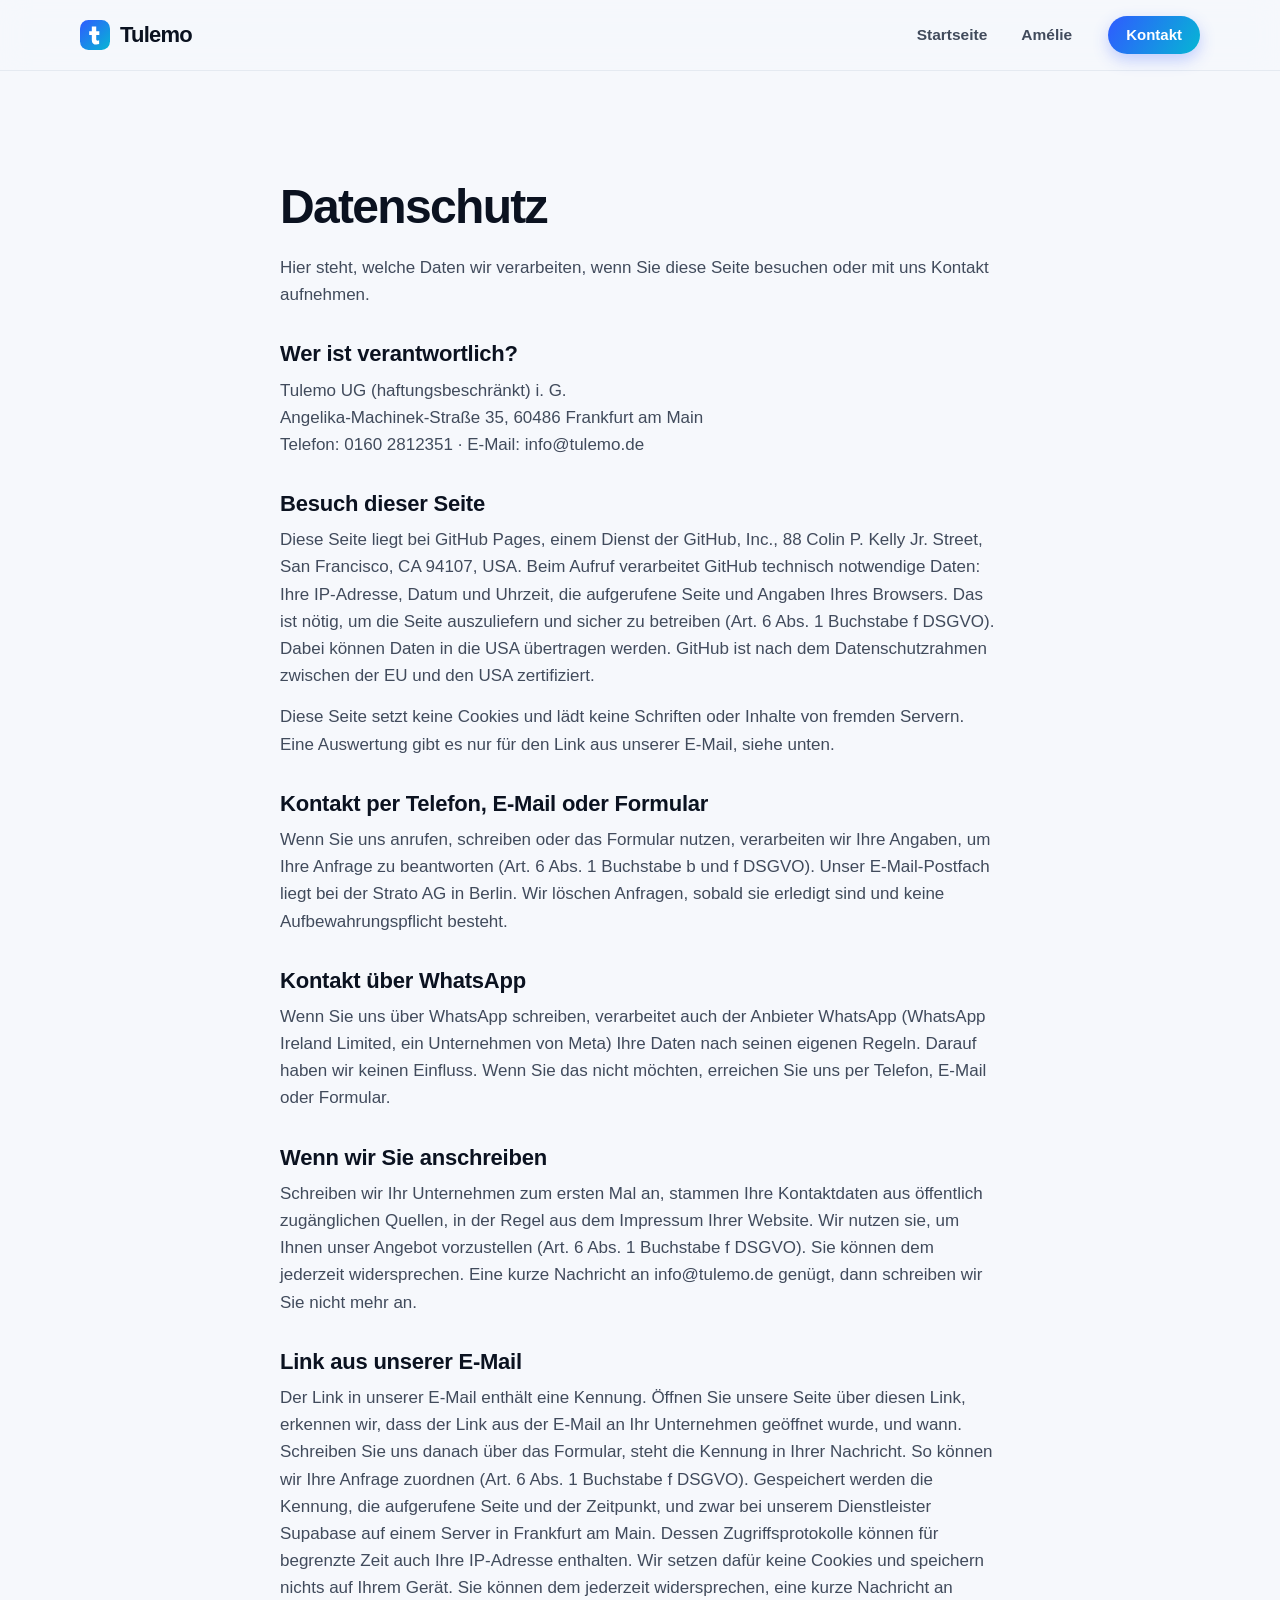
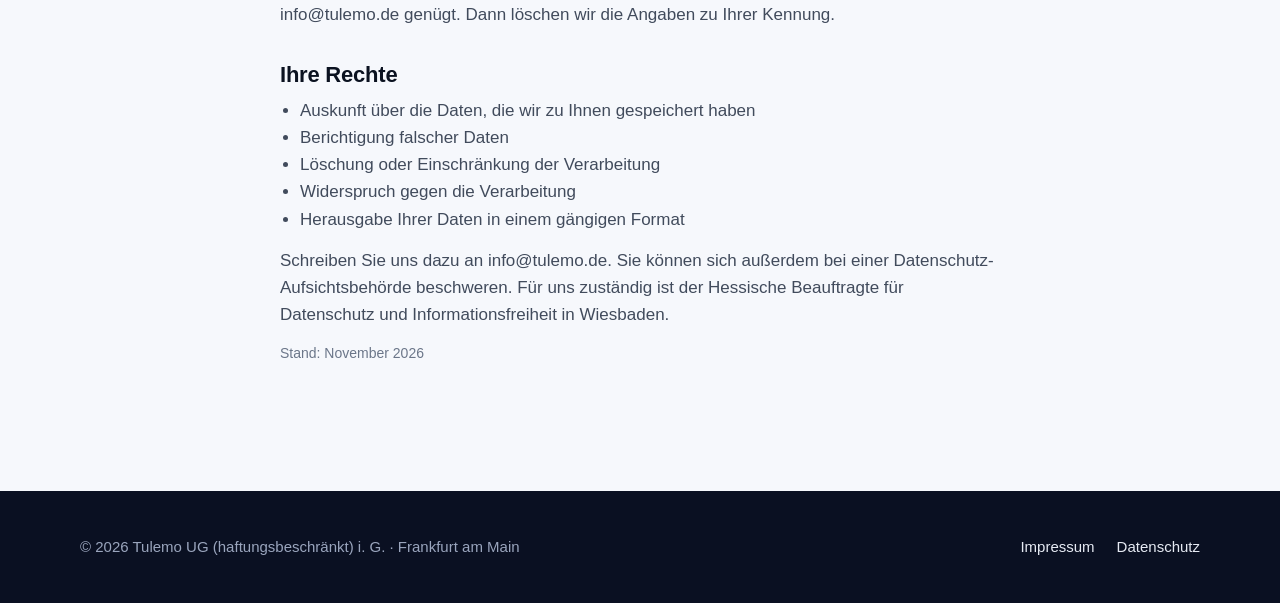
<file: datenschutz.html>
<!doctype html>
<html lang="de">
<head>
<meta charset="utf-8">
<meta name="viewport" content="width=device-width, initial-scale=1, viewport-fit=cover">
<title>Datenschutz | Tulemo</title>
<meta name="robots" content="noindex">
<meta name="theme-color" content="#F6F8FC">
<link rel="icon" href="assets/favicon.svg" type="image/svg+xml">
<link rel="stylesheet" href="assets/styles.css">
</head>
<body>
<a class="sprung" href="#inhalt">Zum Inhalt springen</a>

<header class="kopf">
  <div class="innen">
    <a class="marke" href="index.html" aria-label="Tulemo, zur Startseite">
      <svg viewBox="0 0 32 32" aria-hidden="true"><defs><linearGradient id="tv" x1="0" y1="0" x2="1" y2="1"><stop offset="0" stop-color="#2F5BFF"/><stop offset="1" stop-color="#06B6D4"/></linearGradient></defs><rect width="32" height="32" rx="9" fill="url(#tv)"/><path d="M12.6 6.8v5.1H9.8v4h2.8v5.6c0 3.1 1.9 4.7 4.9 4.7 1 0 2-.2 2.9-.5v-4c-.5.2-1.1.3-1.6.3-1 0-1.5-.5-1.5-1.5v-4.6h3.3v-4h-3.3V6.8z" fill="#fff"/></svg>
      Tulemo
    </a>
    <nav class="menue" aria-label="Hauptmenü">
      <a href="index.html">Startseite</a>
      <a href="amelie/index.html">Amélie</a>
    </nav>
    <a class="knopf klein" href="index.html#kontakt">Kontakt</a>
  </div>
</header>

<main id="inhalt" class="abschnitt">
  <div class="innen textseite">
    <h1>Datenschutz</h1>
    <p>Hier steht, welche Daten wir verarbeiten, wenn Sie diese Seite besuchen oder mit uns Kontakt aufnehmen.</p>

    <h2>Wer ist verantwortlich?</h2>
    <address>
      Tulemo UG (haftungsbeschränkt) i. G.<br>
      Angelika-Machinek-Straße 35, 60486 Frankfurt am Main<br>
      Telefon: 0160 2812351 · E-Mail: info@tulemo.de
    </address>

    <h2>Besuch dieser Seite</h2>
    <p id="hosting">Diese Seite liegt bei GitHub Pages, einem Dienst der GitHub, Inc., 88 Colin P. Kelly Jr. Street, San Francisco, CA 94107, USA. Beim Aufruf verarbeitet GitHub technisch notwendige Daten: Ihre IP-Adresse, Datum und Uhrzeit, die aufgerufene Seite und Angaben Ihres Browsers. Das ist nötig, um die Seite auszuliefern und sicher zu betreiben (Art. 6 Abs. 1 Buchstabe f DSGVO). Dabei können Daten in die USA übertragen werden. GitHub ist nach dem Datenschutzrahmen zwischen der EU und den USA zertifiziert.</p>
    <p>Diese Seite setzt keine Cookies und lädt keine Schriften oder Inhalte von fremden Servern. Eine Auswertung gibt es nur für den Link aus unserer E-Mail, siehe unten.</p>

    <h2>Kontakt per Telefon, E-Mail oder Formular</h2>
    <p>Wenn Sie uns anrufen, schreiben oder das Formular nutzen, verarbeiten wir Ihre Angaben, um Ihre Anfrage zu beantworten (Art. 6 Abs. 1 Buchstabe b und f DSGVO). Unser E-Mail-Postfach liegt bei der Strato AG in Berlin. Wir löschen Anfragen, sobald sie erledigt sind und keine Aufbewahrungspflicht besteht.</p>

    <h2>Kontakt über WhatsApp</h2>
    <p>Wenn Sie uns über WhatsApp schreiben, verarbeitet auch der Anbieter WhatsApp (WhatsApp Ireland Limited, ein Unternehmen von Meta) Ihre Daten nach seinen eigenen Regeln. Darauf haben wir keinen Einfluss. Wenn Sie das nicht möchten, erreichen Sie uns per Telefon, E-Mail oder Formular.</p>

    <h2>Wenn wir Sie anschreiben</h2>
    <p>Schreiben wir Ihr Unternehmen zum ersten Mal an, stammen Ihre Kontaktdaten aus öffentlich zugänglichen Quellen, in der Regel aus dem Impressum Ihrer Website. Wir nutzen sie, um Ihnen unser Angebot vorzustellen (Art. 6 Abs. 1 Buchstabe f DSGVO). Sie können dem jederzeit widersprechen. Eine kurze Nachricht an info@tulemo.de genügt, dann schreiben wir Sie nicht mehr an.</p>

    <h2>Link aus unserer E-Mail</h2>
    <p>Der Link in unserer E-Mail enthält eine Kennung. Öffnen Sie unsere Seite über diesen Link, erkennen wir, dass der Link aus der E-Mail an Ihr Unternehmen geöffnet wurde, und wann. Schreiben Sie uns danach über das Formular, steht die Kennung in Ihrer Nachricht. So können wir Ihre Anfrage zuordnen (Art. 6 Abs. 1 Buchstabe f DSGVO). Gespeichert werden die Kennung, die aufgerufene Seite und der Zeitpunkt, und zwar bei unserem Dienstleister Supabase auf einem Server in Frankfurt am Main. Dessen Zugriffsprotokolle können für begrenzte Zeit auch Ihre IP-Adresse enthalten. Wir setzen dafür keine Cookies und speichern nichts auf Ihrem Gerät. Sie können dem jederzeit widersprechen, eine kurze Nachricht an info@tulemo.de genügt. Dann löschen wir die Angaben zu Ihrer Kennung.</p>

    <h2>Ihre Rechte</h2>
    <ul>
      <li>Auskunft über die Daten, die wir zu Ihnen gespeichert haben</li>
      <li>Berichtigung falscher Daten</li>
      <li>Löschung oder Einschränkung der Verarbeitung</li>
      <li>Widerspruch gegen die Verarbeitung</li>
      <li>Herausgabe Ihrer Daten in einem gängigen Format</li>
    </ul>
    <p>Schreiben Sie uns dazu an info@tulemo.de. Sie können sich außerdem bei einer Datenschutz-Aufsichtsbehörde beschweren. Für uns zuständig ist der Hessische Beauftragte für Datenschutz und Informationsfreiheit in Wiesbaden.</p>

    <p class="klein-text">Stand: November 2026</p>
  </div>
</main>

<footer class="fuss">
  <div class="innen">
    <span>© 2026 Tulemo UG (haftungsbeschränkt) i. G. · Frankfurt am Main</span>
    <nav aria-label="Rechtliches"><a href="impressum.html">Impressum</a><a href="datenschutz.html">Datenschutz</a></nav>
  </div>
</footer>
</body>
</html>
</file>
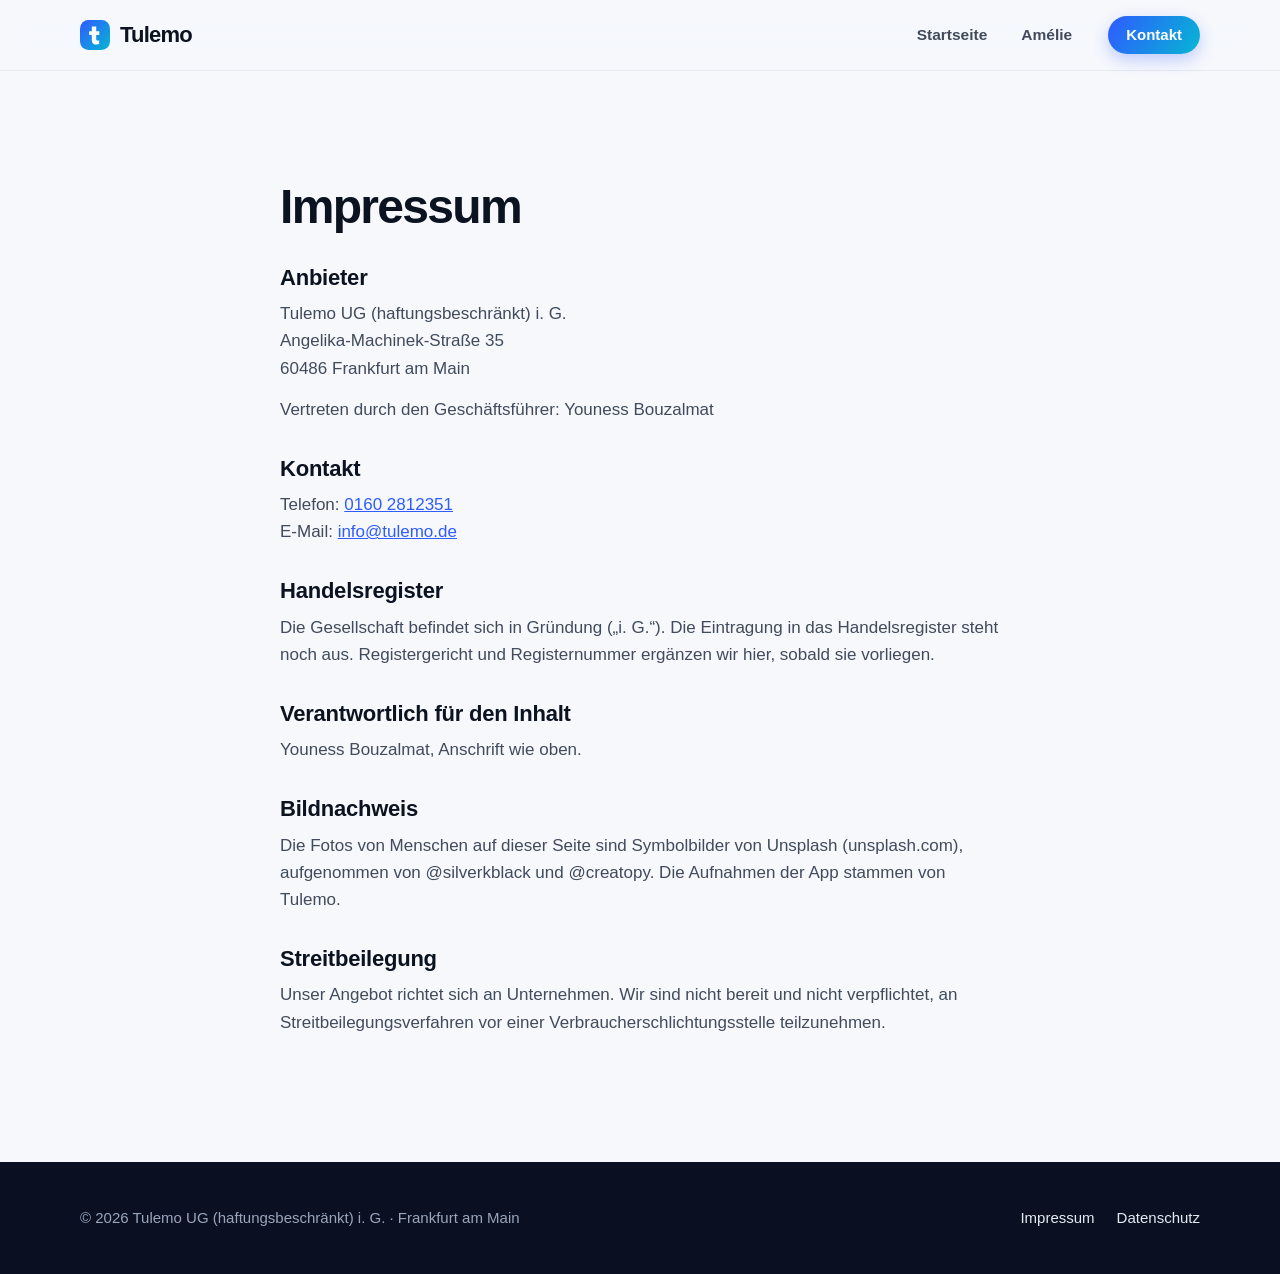
<file: impressum.html>
<!doctype html>
<html lang="de">
<head>
<meta charset="utf-8">
<meta name="viewport" content="width=device-width, initial-scale=1, viewport-fit=cover">
<title>Impressum | Tulemo</title>
<meta name="robots" content="noindex">
<meta name="theme-color" content="#F6F8FC">
<link rel="icon" href="assets/favicon.svg" type="image/svg+xml">
<link rel="stylesheet" href="assets/styles.css">
</head>
<body>
<a class="sprung" href="#inhalt">Zum Inhalt springen</a>

<header class="kopf">
  <div class="innen">
    <a class="marke" href="index.html" aria-label="Tulemo, zur Startseite">
      <svg viewBox="0 0 32 32" aria-hidden="true"><defs><linearGradient id="tv" x1="0" y1="0" x2="1" y2="1"><stop offset="0" stop-color="#2F5BFF"/><stop offset="1" stop-color="#06B6D4"/></linearGradient></defs><rect width="32" height="32" rx="9" fill="url(#tv)"/><path d="M12.6 6.8v5.1H9.8v4h2.8v5.6c0 3.1 1.9 4.7 4.9 4.7 1 0 2-.2 2.9-.5v-4c-.5.2-1.1.3-1.6.3-1 0-1.5-.5-1.5-1.5v-4.6h3.3v-4h-3.3V6.8z" fill="#fff"/></svg>
      Tulemo
    </a>
    <nav class="menue" aria-label="Hauptmenü">
      <a href="index.html">Startseite</a>
      <a href="amelie/index.html">Amélie</a>
    </nav>
    <a class="knopf klein" href="index.html#kontakt">Kontakt</a>
  </div>
</header>

<main id="inhalt" class="abschnitt">
  <div class="innen textseite">
    <h1>Impressum</h1>

    <h2>Anbieter</h2>
    <address>
      Tulemo UG (haftungsbeschränkt) i. G.<br>
      Angelika-Machinek-Straße 35<br>
      60486 Frankfurt am Main
    </address>
    <p>Vertreten durch den Geschäftsführer: Youness Bouzalmat</p>

    <h2>Kontakt</h2>
    <p>Telefon: <a href="tel:+491602812351">0160 2812351</a><br>
       E-Mail: <a href="mailto:info@tulemo.de">info@tulemo.de</a></p>

    <h2>Handelsregister</h2>
    <p>Die Gesellschaft befindet sich in Gründung („i. G.“). Die Eintragung in das Handelsregister steht noch aus. Registergericht und Registernummer ergänzen wir hier, sobald sie vorliegen.</p>

    <h2>Verantwortlich für den Inhalt</h2>
    <p>Youness Bouzalmat, Anschrift wie oben.</p>

    <h2>Bildnachweis</h2>
    <p>Die Fotos von Menschen auf dieser Seite sind Symbolbilder von Unsplash (unsplash.com), aufgenommen von @silverkblack und @creatopy. Die Aufnahmen der App stammen von Tulemo.</p>

    <h2>Streitbeilegung</h2>
    <p>Unser Angebot richtet sich an Unternehmen. Wir sind nicht bereit und nicht verpflichtet, an Streitbeilegungsverfahren vor einer Verbraucherschlichtungsstelle teilzunehmen.</p>
  </div>
</main>

<footer class="fuss">
  <div class="innen">
    <span>© 2026 Tulemo UG (haftungsbeschränkt) i. G. · Frankfurt am Main</span>
    <nav aria-label="Rechtliches"><a href="impressum.html">Impressum</a><a href="datenschutz.html">Datenschutz</a></nav>
  </div>
</footer>
</body>
</html>
</file>
<file: assets/styles.css>
/* Tulemo – Aufbau: helle, luftige Seite mit großen Fotos, weichen Karten und einem Farbverlauf als Erkennungszeichen.
   Ein dunkler Abschnitt in der Mitte gibt Tiefe. Die Produktseite Amélie nutzt dieselben Bausteine in ihrem Pflaumenton.
   Keine fremden Schriften, keine fremden Dienste. */
:root{
  --grund:#F6F8FC; --flaeche:#FFFFFF; --tinte:#0B1220; --text:#414B5C; --leise:#6B7689; --linie:#E3E8F0;
  --akzent:#2F5BFF; --akzent2:#06B6D4; --akzent-dunkel:#1E3FD6; --akzent-hell:#EAF0FF; --auf-akzent:#FFFFFF;
  --nacht:#0A1022; --auf-nacht:#C5CDE0; --glanz:rgba(47,91,255,.28);
  --verlauf:linear-gradient(120deg, var(--akzent) 0%, var(--akzent2) 100%);
  --schatten:0 1px 2px rgba(11,18,32,.04), 0 14px 34px rgba(11,18,32,.07);
  --schatten-gross:0 34px 80px rgba(15,35,95,.20);
  --rund:22px;
  --schrift:-apple-system,BlinkMacSystemFont,"Segoe UI",Roboto,"Helvetica Neue",Arial,sans-serif;
  --breite:1160px; --rand:max(20px, env(safe-area-inset-left, 0px));
}
body.amelie{ --akzent:#7A3F66; --akzent2:#C2578A; --akzent-dunkel:#5E2E4E; --akzent-hell:#F7EEF4; --glanz:rgba(122,63,102,.28); }

*,*::before,*::after{box-sizing:border-box}
html{scroll-behavior:smooth; -webkit-text-size-adjust:100%}
@media (prefers-reduced-motion:reduce){ html{scroll-behavior:auto} *{transition:none!important} }
body{margin:0; background:var(--grund); color:var(--text); font-family:var(--schrift); font-size:17px; line-height:1.6; -webkit-font-smoothing:antialiased;
  --verlauf:linear-gradient(120deg, var(--akzent) 0%, var(--akzent2) 100%)}
img{max-width:100%; height:auto; display:block}
a{color:var(--akzent)}
h1,h2,h3{color:var(--tinte); margin:0; text-wrap:balance}
h1{font-size:clamp(38px, 6vw, 68px); line-height:1.02; letter-spacing:-.035em; font-weight:800}
h2{font-size:clamp(28px, 3.8vw, 44px); line-height:1.1; letter-spacing:-.028em; font-weight:780}
h3{font-size:19px; line-height:1.3; font-weight:700; letter-spacing:-.01em}
p{margin:0}
:focus-visible{outline:3px solid var(--akzent); outline-offset:3px; border-radius:6px}
.sprung{position:absolute; left:-999px; top:0; background:var(--tinte); color:#fff; padding:10px 14px; z-index:30}
.sprung:focus{left:12px; top:12px}
.verlauf{background:var(--verlauf); -webkit-background-clip:text; background-clip:text; color:transparent}

.innen{max-width:var(--breite); margin:0 auto; padding-left:var(--rand); padding-right:max(20px, env(safe-area-inset-right, 0px))}
.abschnitt{padding-block:clamp(64px, 9vw, 112px)}
.abschnitt.hell{background:var(--flaeche)}
.vorspann{display:inline-flex; align-items:center; gap:8px; font-size:13.5px; font-weight:700; letter-spacing:.02em; color:var(--akzent); background:var(--akzent-hell); padding:6px 14px; border-radius:999px; margin-bottom:16px}
.vorspann::before{content:""; width:7px; height:7px; border-radius:50%; background:var(--verlauf)}
.einleitung{font-size:clamp(18px, 2vw, 21px); line-height:1.55; color:var(--text); max-width:60ch}
.kopfzeile-abschnitt{display:grid; justify-items:start; gap:6px; max-width:760px; margin-bottom:clamp(32px, 4.5vw, 52px)}
.kopfzeile-abschnitt h2{margin-bottom:10px}

/* Kopf */
.kopf{position:sticky; top:0; z-index:20; background:rgba(246,248,252,.82); backdrop-filter:saturate(1.6) blur(14px); -webkit-backdrop-filter:saturate(1.6) blur(14px); border-bottom:1px solid rgba(227,232,240,.9)}
.kopf .innen{display:flex; align-items:center; gap:22px; min-height:70px}
.marke{display:inline-flex; align-items:center; gap:10px; font-weight:800; font-size:22px; letter-spacing:-.035em; color:var(--tinte); text-decoration:none}
.marke svg{width:30px; height:30px; flex:none}
.menue{display:flex; gap:6px; margin-left:auto}
.menue a{color:var(--text); text-decoration:none; font-size:15.5px; font-weight:560; padding:8px 14px; border-radius:999px; transition:background .15s, color .15s}
.menue a:hover{background:var(--flaeche); color:var(--tinte)}
.knopf{display:inline-flex; align-items:center; justify-content:center; gap:10px; padding:15px 26px; border-radius:999px; background:var(--verlauf); color:var(--auf-akzent); font-weight:680; font-size:16.5px; text-decoration:none; border:0; cursor:pointer; font-family:inherit; line-height:1.2; box-shadow:0 10px 24px var(--glanz); transition:transform .15s, box-shadow .15s}
.knopf:hover{transform:translateY(-2px); box-shadow:0 16px 32px var(--glanz)}
.knopf .pfeil{transition:transform .15s}
.knopf:hover .pfeil{transform:translateX(3px)}
.knopf.zweit{background:var(--flaeche); color:var(--tinte); box-shadow:inset 0 0 0 1px var(--linie), 0 6px 16px rgba(11,18,32,.05)}
.knopf.zweit:hover{box-shadow:inset 0 0 0 1px var(--tinte), 0 10px 22px rgba(11,18,32,.08)}
.knopf.klein{padding:10px 18px; font-size:15px; box-shadow:0 6px 16px var(--glanz)}
.knopfreihe{display:flex; flex-wrap:wrap; gap:12px}

/* Bühne */
.buehne{position:relative; overflow:hidden; padding-block:clamp(48px, 7vw, 96px) clamp(56px, 8vw, 104px)}
.buehne::before{content:""; position:absolute; inset:-20% -10% auto -10%; height:120%; z-index:0; pointer-events:none;
  background:radial-gradient(48% 46% at 82% 18%, color-mix(in srgb, var(--akzent2) 26%, transparent) 0%, transparent 70%),
             radial-gradient(42% 44% at 8% 4%, color-mix(in srgb, var(--akzent) 20%, transparent) 0%, transparent 72%)}
.buehne .innen{position:relative; z-index:1; display:grid; grid-template-columns:minmax(0,1.02fr) minmax(0,.98fr); gap:clamp(32px, 5vw, 72px); align-items:center}
.buehne-text{display:grid; gap:24px; justify-items:start}
.buehne-text .vorspann{margin-bottom:-6px; background:var(--flaeche); box-shadow:var(--schatten)}
.fakten{list-style:none; margin:4px 0 0; padding:0; display:flex; flex-wrap:wrap; gap:8px 22px; font-size:15px; color:var(--leise); font-weight:560}
.fakten li{display:inline-flex; align-items:center; gap:8px}
.fakten li::before{content:"✓"; width:20px; height:20px; border-radius:50%; background:var(--akzent-hell); color:var(--akzent); font-size:12px; font-weight:800; display:grid; place-items:center}
.buehne-bild{position:relative}
.buehne-bild img.foto{width:100%; aspect-ratio:5/4; object-fit:cover; border-radius:32px; box-shadow:var(--schatten-gross)}
.buehne-bild::before{content:""; position:absolute; inset:9% -5% -7% 11%; border-radius:36px; background:var(--verlauf); opacity:.16; z-index:-1}
.schild{position:absolute; display:inline-flex; align-items:center; gap:10px; padding:12px 16px; border-radius:16px; background:rgba(255,255,255,.96); box-shadow:0 16px 40px rgba(11,18,32,.16); font-size:14.5px; font-weight:650; color:var(--tinte); max-width:78%}
.schild .haken{width:26px; height:26px; flex:none; border-radius:50%; background:var(--verlauf); color:#fff; font-size:13px; font-weight:800; display:grid; place-items:center}
.schild.oben{top:7%; left:-5%}
.schild.unten{bottom:8%; right:-4%}

/* Vorher / Nachher */
.wandel{display:grid; grid-template-columns:minmax(0,1fr) auto minmax(0,1fr); gap:clamp(14px, 2.4vw, 28px); align-items:stretch}
.wandel-karte{border-radius:var(--rund); padding:clamp(22px, 3vw, 32px)}
.wandel-karte h3{font-size:13px; letter-spacing:.09em; text-transform:uppercase; font-weight:700; margin-bottom:16px}
.wandel-karte ul{list-style:none; margin:0; padding:0; display:grid; gap:12px}
.wandel-karte li{display:grid; grid-template-columns:24px minmax(0,1fr); gap:10px; align-items:start}
.vorher{background:var(--grund); border:1.5px dashed #C9D1DE; color:var(--leise)}
.vorher h3{color:var(--leise)}
.vorher li::before{content:"✕"; color:#B6BECC; font-weight:700}
.nachher{background:var(--verlauf); color:var(--auf-akzent); box-shadow:0 24px 54px var(--glanz)}
.nachher h3{color:rgba(255,255,255,.82)}
.nachher li{font-weight:600}
.nachher li::before{content:"✓"; font-weight:800}
.wandel-pfeil{align-self:center; width:48px; height:48px; border-radius:50%; background:var(--flaeche); box-shadow:var(--schatten); display:grid; place-items:center; color:var(--akzent); font-size:22px}

/* Karten */
.karten{display:grid; grid-template-columns:repeat(2, minmax(0,1fr)); gap:18px}
.karten.drei{grid-template-columns:repeat(3, minmax(0,1fr))}
.karte{background:var(--flaeche); border:1px solid var(--linie); border-radius:var(--rund); padding:clamp(22px, 2.6vw, 30px); display:grid; gap:10px; align-content:start; box-shadow:var(--schatten); transition:transform .18s, box-shadow .18s}
.karte:hover{transform:translateY(-4px); box-shadow:0 2px 4px rgba(11,18,32,.04), 0 24px 48px rgba(11,18,32,.11)}
.zeichen{width:48px; height:48px; border-radius:14px; background:var(--verlauf); color:#fff; display:grid; place-items:center; margin-bottom:6px; box-shadow:0 10px 22px var(--glanz)}
.zeichen svg{width:24px; height:24px}

/* Bild neben Text */
.geteilt{display:grid; grid-template-columns:minmax(0,1fr) minmax(0,1fr); gap:clamp(32px, 5vw, 72px); align-items:center}
.geteilt .bild{position:relative}
.geteilt .bild img{width:100%; aspect-ratio:4/3; object-fit:cover; border-radius:28px; box-shadow:var(--schatten-gross)}
.geteilt .bild::before{content:""; position:absolute; inset:-5% 12% 10% -6%; border-radius:32px; background:var(--verlauf); opacity:.14; z-index:-1}
.geteilt .inhalt{display:grid; gap:20px; justify-items:start}
.geteilt .inhalt .vorspann{margin-bottom:-8px}

/* Dunkler Abschnitt mit Schritten */
.dunkel{background:radial-gradient(60% 80% at 85% 0%, rgba(47,91,255,.30) 0%, transparent 60%), radial-gradient(50% 70% at 0% 100%, rgba(6,182,212,.20) 0%, transparent 62%), var(--nacht); color:var(--auf-nacht)}
.dunkel h2, .dunkel h3{color:#fff}
.dunkel .einleitung{color:var(--auf-nacht)}
.dunkel .vorspann{background:rgba(255,255,255,.10); color:#fff}
.schritte{list-style:none; margin:0; padding:0; display:grid; grid-template-columns:repeat(4, minmax(0,1fr)); gap:16px; counter-reset:schritt}
.schritte.drei{grid-template-columns:repeat(3, minmax(0,1fr))}
.schritte li{counter-increment:schritt; display:grid; gap:10px; align-content:start; padding:26px 24px; border-radius:var(--rund); background:var(--flaeche); border:1px solid var(--linie); box-shadow:var(--schatten)}
.schritte li::before{content:counter(schritt); width:40px; height:40px; border-radius:12px; background:var(--verlauf); color:#fff; font-weight:800; font-size:17px; display:grid; place-items:center; margin-bottom:6px}
.dunkel .schritte li{background:rgba(255,255,255,.06); border-color:rgba(255,255,255,.12); box-shadow:none}

/* Produkt */
.geraete{display:grid; grid-template-columns:repeat(2, minmax(0,1fr)); gap:18px; align-items:start; padding:clamp(20px, 3vw, 34px); border-radius:28px; background:linear-gradient(140deg, #F7EEF4 0%, #EDE3F0 100%)}
.geraete img{border-radius:18px; border:1px solid #E3D8E0; box-shadow:0 16px 40px rgba(46,36,48,.14)}
.geraete img:nth-child(2){margin-top:32px}
.bildnote{font-size:13.5px; color:var(--leise); margin-top:12px}
.punkte{list-style:none; margin:0; padding:0; display:grid; gap:12px}
.punkte li{display:grid; grid-template-columns:26px minmax(0,1fr); gap:10px; align-items:start; color:var(--tinte); font-weight:560}
.punkte li::before{content:"✓"; width:24px; height:24px; border-radius:50%; background:var(--akzent-hell); color:var(--akzent); font-weight:800; font-size:13px; display:grid; place-items:center; margin-top:2px}
.schau{display:grid; grid-template-columns:repeat(2, minmax(0,1fr)); gap:clamp(20px, 4vw, 48px); align-items:start; padding:clamp(22px, 4vw, 48px); border-radius:32px; background:linear-gradient(140deg, #F7EEF4 0%, #EDE3F0 100%)}
.schau figure{margin:0; display:grid; gap:16px; justify-items:center}
.schau img{width:100%; max-width:340px; border-radius:20px; border:1px solid #E3D8E0; box-shadow:0 18px 44px rgba(46,36,48,.16)}
.schau figcaption{max-width:340px; font-size:15.5px; color:var(--text)}
.schau figcaption strong{color:var(--tinte)}

/* Zeitleiste Reinigung */
.zeitleiste{display:grid; grid-template-columns:repeat(4, minmax(0,1fr)); gap:12px; margin:0; padding:0; list-style:none}
.zeitleiste li{padding:20px 22px; border-radius:18px; background:var(--flaeche); border:1px solid var(--linie); box-shadow:var(--schatten); display:grid; gap:2px}
.zeitleiste .tag{font-size:13px; font-weight:700; letter-spacing:.06em; text-transform:uppercase; color:var(--leise)}
.zeitleiste .was{font-weight:720; font-size:19px; color:var(--tinte)}
.zeitleiste li.frei{background:var(--verlauf); border-color:transparent}
.zeitleiste li.frei .tag{color:rgba(255,255,255,.85)}
.zeitleiste li.frei .was{color:#fff}

/* Band */
.band{background:var(--verlauf); color:var(--auf-akzent)}
.band h2{color:#fff}
.band .zwei{display:grid; grid-template-columns:repeat(2, minmax(0,1fr)); gap:18px}
.band .zwei > div{background:rgba(255,255,255,.14); border:1px solid rgba(255,255,255,.22); border-radius:var(--rund); padding:clamp(22px, 3vw, 32px)}
.band h3{color:#fff; margin-bottom:8px; font-size:21px}
.band p{color:rgba(255,255,255,.93)}

/* Über uns */
.ueber{display:grid; grid-template-columns:minmax(0,1.1fr) minmax(0,.9fr); gap:clamp(28px, 5vw, 64px); align-items:center}
.daten{margin:0; display:grid; grid-template-columns:auto minmax(0,1fr); gap:14px 22px; padding:clamp(22px, 3vw, 32px); border:1px solid var(--linie); border-radius:var(--rund); background:var(--flaeche); box-shadow:var(--schatten)}
.daten dt{font-size:13px; letter-spacing:.08em; text-transform:uppercase; color:var(--leise); font-weight:650; padding-top:3px}
.daten dd{margin:0; color:var(--tinte); font-weight:620}

/* Kontakt */
.kontakt-kopf{position:relative; border-radius:32px; overflow:hidden; margin-bottom:22px; background:var(--nacht); color:#fff; display:grid; grid-template-columns:minmax(0,1.05fr) minmax(0,.95fr); align-items:stretch; box-shadow:var(--schatten-gross)}
.kontakt-kopf .worte{padding:clamp(28px, 5vw, 60px); display:grid; gap:16px; align-content:center; justify-items:start; background:radial-gradient(70% 90% at 0% 0%, color-mix(in srgb, var(--akzent) 55%, transparent) 0%, transparent 62%)}
.kontakt-kopf h2{color:#fff}
.kontakt-kopf .einleitung{color:var(--auf-nacht)}
.kontakt-kopf .vorspann{background:rgba(255,255,255,.12); color:#fff; margin-bottom:0}
.kontakt-kopf img{width:100%; height:100%; min-height:260px; object-fit:cover}
.kontakt{display:grid; grid-template-columns:minmax(0,.9fr) minmax(0,1.1fr); gap:22px; align-items:start}
.wege{list-style:none; margin:0; padding:0; display:grid; gap:12px}
.weg{display:grid; grid-template-columns:52px minmax(0,1fr) auto; gap:16px; align-items:center; padding:18px 20px; border:1px solid var(--linie); border-radius:var(--rund); background:var(--flaeche); text-decoration:none; color:inherit; box-shadow:var(--schatten); transition:transform .15s, box-shadow .15s}
a.weg:hover{transform:translateY(-3px); box-shadow:0 2px 4px rgba(11,18,32,.04), 0 22px 44px rgba(11,18,32,.11)}
.weg .zeichen{margin:0; width:52px; height:52px}
.weg strong{display:block; color:var(--tinte); font-weight:700; font-size:17.5px}
.weg .unter{display:block; font-size:15.5px; color:var(--leise); overflow-wrap:anywhere}
.weg .geh{color:var(--akzent); font-size:20px}
.formular{display:grid; gap:14px; padding:clamp(22px, 3vw, 34px); border:1px solid var(--linie); border-radius:var(--rund); background:var(--flaeche); box-shadow:var(--schatten)}
.formular h3{margin-bottom:2px; font-size:21px}
.feld{display:grid; gap:6px}
.feld label{font-size:15px; font-weight:650; color:var(--tinte)}
.feld input, .feld textarea{font:inherit; color:var(--tinte); background:var(--grund); border:1.5px solid var(--linie); border-radius:14px; padding:13px 15px; width:100%; transition:border-color .15s, box-shadow .15s}
.feld textarea{min-height:112px; resize:vertical}
.feld input:focus, .feld textarea:focus{outline:0; border-color:var(--akzent); box-shadow:0 0 0 4px var(--akzent-hell); background:var(--flaeche)}
.zweispaltig{display:grid; grid-template-columns:repeat(2, minmax(0,1fr)); gap:14px}
.haken-zeile{display:flex; gap:10px; align-items:flex-start; font-size:15.5px}
.haken-zeile input{width:20px; height:20px; margin-top:3px; accent-color:var(--akzent); flex:none}
.klein-text{font-size:14px; color:var(--leise)}
.meldung{padding:13px 15px; border-radius:14px; font-size:15.5px; background:var(--akzent-hell); color:var(--tinte); font-weight:560}
.meldung.fehler{background:#FDECEC; color:#7A1D1D}
.falle{position:absolute; left:-5000px; width:1px; height:1px; overflow:hidden}

/* Fuß */
.fuss{background:var(--nacht); color:#9AA5BD; padding-block:44px; font-size:15px}
.fuss .innen{display:flex; flex-wrap:wrap; gap:14px 32px; align-items:center; justify-content:space-between}
.fuss a{color:#E6EAF3; text-decoration:none}
.fuss a:hover{text-decoration:underline}
.fuss nav{display:flex; flex-wrap:wrap; gap:8px 22px}
.fuss .fein{flex-basis:100%; font-size:13.5px; color:#77829B}

/* Textseiten */
.textseite{max-width:760px}
.textseite h1{font-size:clamp(32px, 4.6vw, 48px); margin-bottom:22px}
.textseite h2{font-size:22px; margin:34px 0 10px; letter-spacing:-.01em}
.textseite p, .textseite ul{margin:0 0 14px}
.textseite ul{padding-left:20px}
.textseite address{font-style:normal; margin:0 0 14px}

@media (max-width:940px){
  .buehne .innen, .geteilt, .ueber, .kontakt, .kontakt-kopf{grid-template-columns:minmax(0,1fr)}
  .schritte, .schritte.drei{grid-template-columns:repeat(2, minmax(0,1fr))}
  .karten.drei{grid-template-columns:repeat(2, minmax(0,1fr))}
  .menue{display:none}
  .kopf .knopf{margin-left:auto}
  .schild.oben{left:3%} .schild.unten{right:3%}
  .geteilt .bild{order:-1}
  .kontakt-kopf img{max-height:280px}
}
@media (max-width:640px){
  body{font-size:16.5px}
  .karten, .karten.drei, .schritte, .schritte.drei, .band .zwei, .zweispaltig, .schau, .wandel{grid-template-columns:minmax(0,1fr)}
  .wandel-pfeil{justify-self:center; transform:rotate(90deg)}
  .zeitleiste{grid-template-columns:repeat(2, minmax(0,1fr))}
  .knopfreihe{width:100%}
  .knopfreihe .knopf{flex:1 1 100%}
  .kopf .knopf.klein{padding:9px 14px; font-size:14px}
  .daten{grid-template-columns:minmax(0,1fr); gap:2px 0}
  .daten dd{margin-bottom:10px}
  .buehne-bild img.foto{border-radius:24px}
  .schild{font-size:13.5px; padding:10px 13px}
  .weg{grid-template-columns:48px minmax(0,1fr); padding:16px}
  .weg .geh{display:none}
}
</file>
